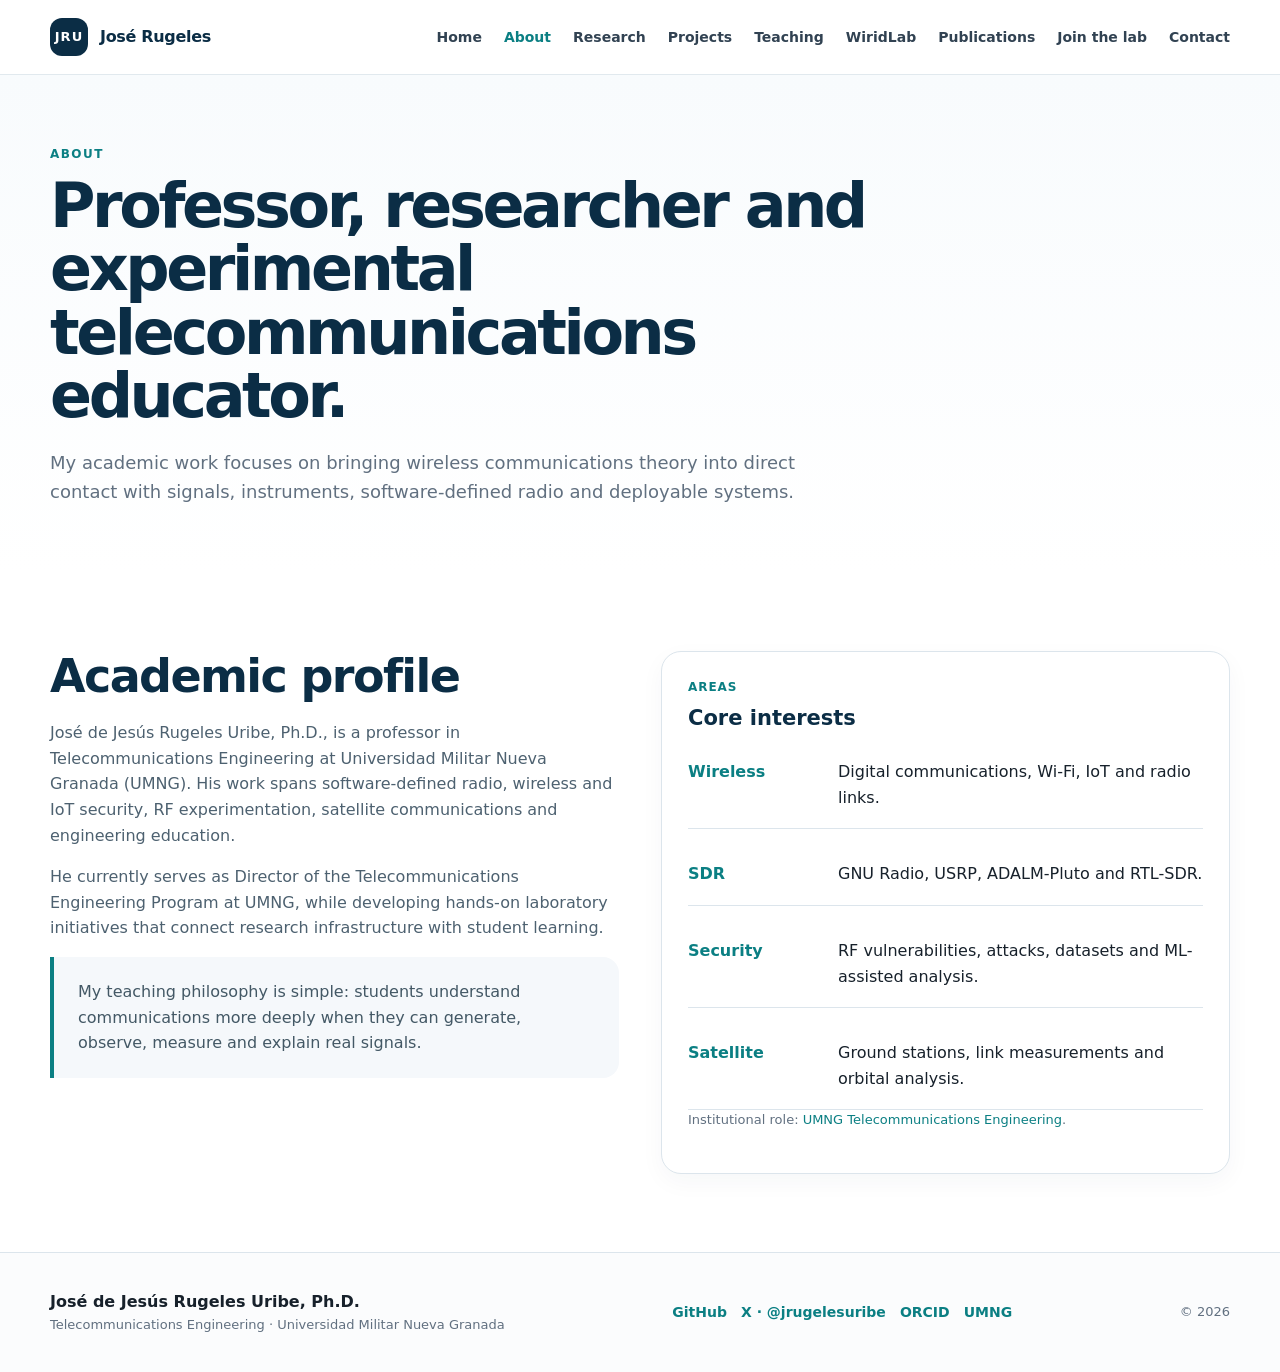
<file: about.html>
<!doctype html><html lang="en"><head><meta charset="utf-8"><meta name="viewport" content="width=device-width,initial-scale=1"><meta name="description" content="Academic website of José de Jesús Rugeles Uribe."><title>About · José Rugeles</title><link rel="stylesheet" href="assets/styles.css"></head><body><a class="skip" href="#main">Skip to content</a>
<header class="site-header"><div class="container nav">
<a class="brand" href="index.html"><span class="monogram">JRU</span><span>José Rugeles</span></a>
<button class="menu-btn" aria-label="Open navigation" aria-expanded="false">☰</button>
<nav class="nav-links" aria-label="Main navigation"><a class="" href="index.html">Home</a><a class="active" href="about.html">About</a><a class="" href="research.html">Research</a><a class="" href="projects.html">Projects</a><a class="" href="teaching.html">Teaching</a><a class="" href="wiridlab.html">WiridLab</a><a class="" href="publications.html">Publications</a><a class="" href="join.html">Join the lab</a><a class="" href="contact.html">Contact</a></nav>
</div></header><main id="main"><section class="page-hero"><div class="container"><div class="kicker">About</div><h1>Professor, researcher and experimental telecommunications educator.</h1><p>My academic work focuses on bringing wireless communications theory into direct contact with signals, instruments, software-defined radio and deployable systems.</p></div></section><section class="section"><div class="container two-col"><div class="copy"><h2>Academic profile</h2><p>José de Jesús Rugeles Uribe, Ph.D., is a professor in Telecommunications Engineering at Universidad Militar Nueva Granada (UMNG). His work spans software-defined radio, wireless and IoT security, RF experimentation, satellite communications and engineering education.</p><p>He currently serves as Director of the Telecommunications Engineering Program at UMNG, while developing hands-on laboratory initiatives that connect research infrastructure with student learning.</p><div class="callout">My teaching philosophy is simple: students understand communications more deeply when they can generate, observe, measure and explain real signals.</div></div><div class="card"><div class="meta">Areas</div><h3>Core interests</h3><div class="timeline"><div class="timeline-item"><div class="label">Wireless</div><div>Digital communications, Wi-Fi, IoT and radio links.</div></div><div class="timeline-item"><div class="label">SDR</div><div>GNU Radio, USRP, ADALM-Pluto and RTL-SDR.</div></div><div class="timeline-item"><div class="label">Security</div><div>RF vulnerabilities, attacks, datasets and ML-assisted analysis.</div></div><div class="timeline-item"><div class="label">Satellite</div><div>Ground stations, link measurements and orbital analysis.</div></div></div><p class="small">Institutional role: <a href="https://www.umng.edu.co/programa/ingenieria-en-telecomunicaciones/" target="_blank" rel="noopener">UMNG Telecommunications Engineering</a>.</p></div></div></section></main><footer class="site-footer"><div class="container footer-grid"><div><strong>José de Jesús Rugeles Uribe, Ph.D.</strong><p>Telecommunications Engineering · Universidad Militar Nueva Granada</p></div><div class="social"><a href="https://github.com/jrugeles" target="_blank" rel="noopener">GitHub</a><a href="https://x.com/jrugelesuribe" target="_blank" rel="noopener noreferrer">X · @jrugelesuribe</a><a href="https://orcid.org/0000-0003-4235-8580" target="_blank" rel="noopener">ORCID</a><a href="https://www.umng.edu.co/programa/ingenieria-en-telecomunicaciones/" target="_blank" rel="noopener">UMNG</a></div><p>© <span data-year></span></p></div></footer><script src="assets/script.js"></script></body></html>
</file>
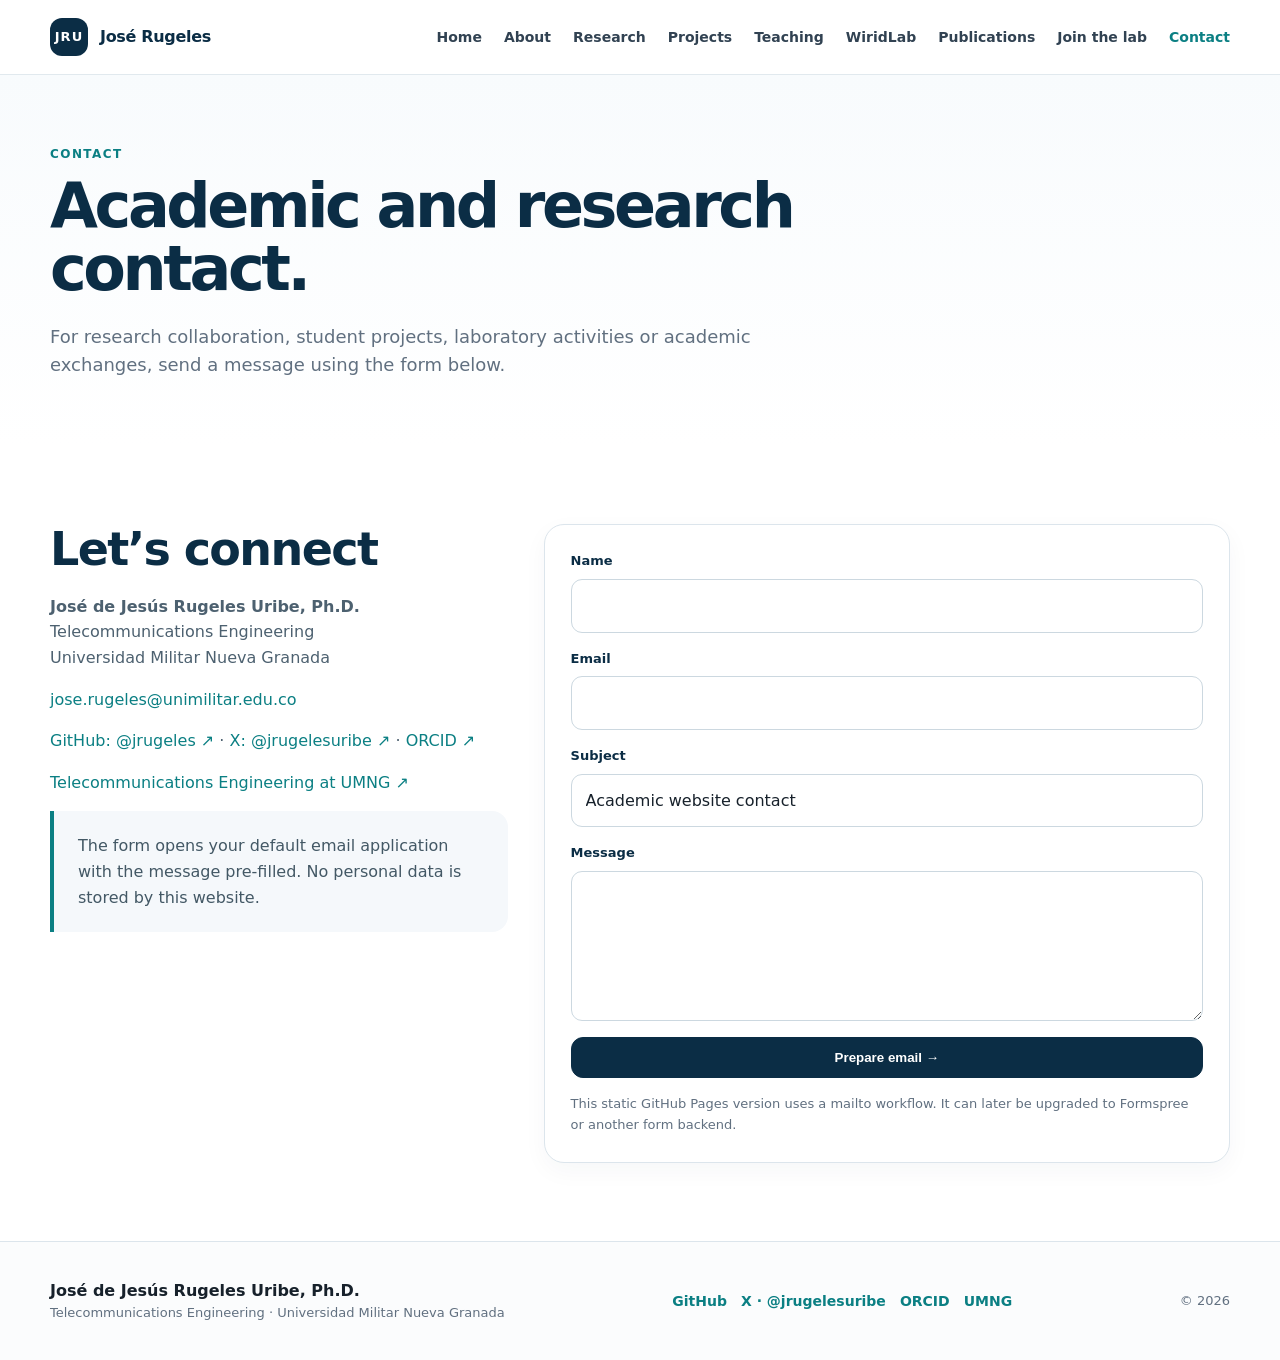
<file: contact.html>
<!doctype html><html lang="en"><head><meta charset="utf-8"><meta name="viewport" content="width=device-width,initial-scale=1"><meta name="description" content="Academic website of José de Jesús Rugeles Uribe."><title>Contact · José Rugeles</title><link rel="stylesheet" href="assets/styles.css"></head><body><a class="skip" href="#main">Skip to content</a>
<header class="site-header"><div class="container nav">
<a class="brand" href="index.html"><span class="monogram">JRU</span><span>José Rugeles</span></a>
<button class="menu-btn" aria-label="Open navigation" aria-expanded="false">☰</button>
<nav class="nav-links" aria-label="Main navigation"><a class="" href="index.html">Home</a><a class="" href="about.html">About</a><a class="" href="research.html">Research</a><a class="" href="projects.html">Projects</a><a class="" href="teaching.html">Teaching</a><a class="" href="wiridlab.html">WiridLab</a><a class="" href="publications.html">Publications</a><a class="" href="join.html">Join the lab</a><a class="active" href="contact.html">Contact</a></nav>
</div></header><main id="main"><section class="page-hero"><div class="container"><div class="kicker">Contact</div><h1>Academic and research contact.</h1><p>For research collaboration, student projects, laboratory activities or academic exchanges, send a message using the form below.</p></div></section><section class="section"><div class="container contact-grid"><div class="copy"><h2>Let’s connect</h2><p><strong>José de Jesús Rugeles Uribe, Ph.D.</strong><br>Telecommunications Engineering<br>Universidad Militar Nueva Granada</p><p><a href="mailto:jose.rugeles@unimilitar.edu.co">jose.rugeles@unimilitar.edu.co</a></p><p><a href="https://github.com/jrugeles" target="_blank" rel="noopener">GitHub: @jrugeles ↗</a> · <a href="https://x.com/jrugelesuribe" target="_blank" rel="noopener noreferrer">X: @jrugelesuribe ↗</a> · <a href="https://orcid.org/0000-0003-4235-8580" target="_blank" rel="noopener">ORCID ↗</a></p><p><a href="https://www.umng.edu.co/programa/ingenieria-en-telecomunicaciones/" target="_blank" rel="noopener">Telecommunications Engineering at UMNG ↗</a></p><div class="callout">The form opens your default email application with the message pre-filled. No personal data is stored by this website.</div></div><div class="card"><form class="form" data-mail-form><div class="field"><label for="name">Name</label><input id="name" name="name" required autocomplete="name"></div><div class="field"><label for="email">Email</label><input id="email" name="email" type="email" required autocomplete="email"></div><div class="field"><label for="subject">Subject</label><input id="subject" name="subject" value="Academic website contact"></div><div class="field"><label for="message">Message</label><textarea id="message" name="message" required></textarea></div><button class="btn primary" type="submit">Prepare email →</button><div class="form-note">This static GitHub Pages version uses a mailto workflow. It can later be upgraded to Formspree or another form backend.</div></form></div></div></section></main><footer class="site-footer"><div class="container footer-grid"><div><strong>José de Jesús Rugeles Uribe, Ph.D.</strong><p>Telecommunications Engineering · Universidad Militar Nueva Granada</p></div><div class="social"><a href="https://github.com/jrugeles" target="_blank" rel="noopener">GitHub</a><a href="https://x.com/jrugelesuribe" target="_blank" rel="noopener noreferrer">X · @jrugelesuribe</a><a href="https://orcid.org/0000-0003-4235-8580" target="_blank" rel="noopener">ORCID</a><a href="https://www.umng.edu.co/programa/ingenieria-en-telecomunicaciones/" target="_blank" rel="noopener">UMNG</a></div><p>© <span data-year></span></p></div></footer><script src="assets/script.js"></script></body></html>
</file>
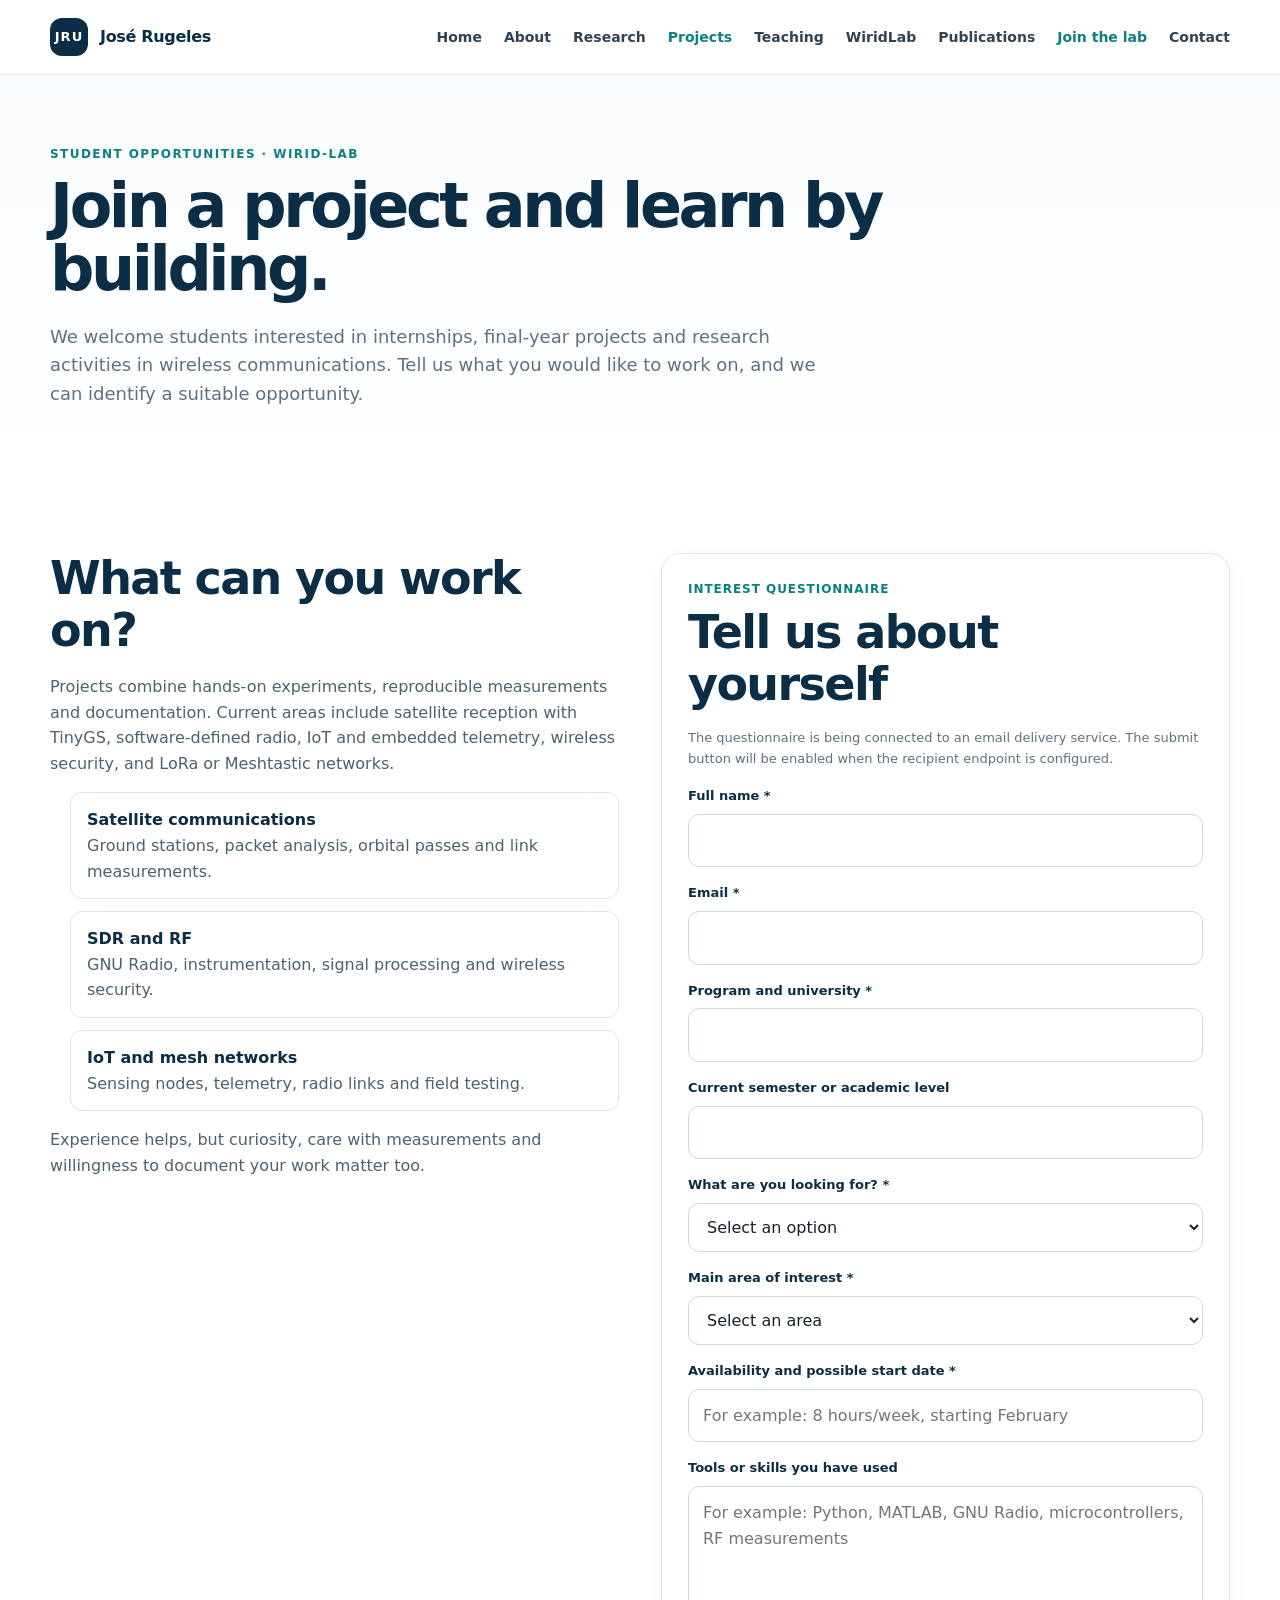
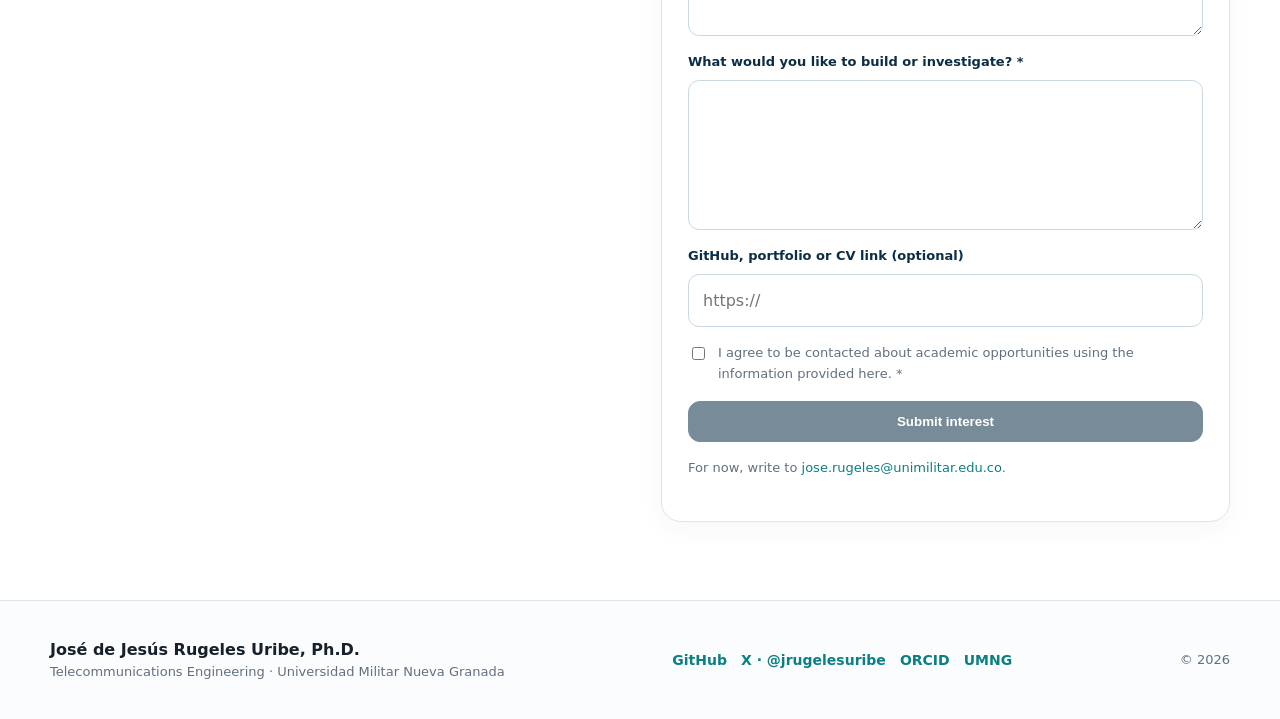
<file: join.html>
<!doctype html><html lang="en"><head><meta charset="utf-8"><meta name="viewport" content="width=device-width,initial-scale=1"><meta name="description" content="Academic website of José de Jesús Rugeles Uribe."><title>Projects · José Rugeles</title><link rel="stylesheet" href="assets/styles.css"></head><body><a class="skip" href="#main">Skip to content</a>
<header class="site-header"><div class="container nav">
<a class="brand" href="index.html"><span class="monogram">JRU</span><span>José Rugeles</span></a>
<button class="menu-btn" aria-label="Open navigation" aria-expanded="false">☰</button>
<nav class="nav-links" aria-label="Main navigation"><a class="" href="index.html">Home</a><a class="" href="about.html">About</a><a class="" href="research.html">Research</a><a class="active" href="projects.html">Projects</a><a class="" href="teaching.html">Teaching</a><a class="" href="wiridlab.html">WiridLab</a><a class="" href="publications.html">Publications</a><a class="active" href="join.html">Join the lab</a><a class="" href="contact.html">Contact</a></nav>
</div></header><main id="main"><section class="page-hero"><div class="container"><div class="kicker">Student opportunities · Wirid-LAB</div><h1>Join a project and learn by building.</h1><p>We welcome students interested in internships, final-year projects and research activities in wireless communications. Tell us what you would like to work on, and we can identify a suitable opportunity.</p></div></section><section class="section"><div class="container two-col"><div class="copy"><h2>What can you work on?</h2><p>Projects combine hands-on experiments, reproducible measurements and documentation. Current areas include satellite reception with TinyGS, software-defined radio, IoT and embedded telemetry, wireless security, and LoRa or Meshtastic networks.</p><ul class="detail-list"><li><strong>Satellite communications</strong>Ground stations, packet analysis, orbital passes and link measurements.</li><li><strong>SDR and RF</strong>GNU Radio, instrumentation, signal processing and wireless security.</li><li><strong>IoT and mesh networks</strong>Sensing nodes, telemetry, radio links and field testing.</li></ul><p>Experience helps, but curiosity, care with measurements and willingness to document your work matter too.</p></div><div class="card"><div class="meta">Interest questionnaire</div><h2>Tell us about yourself</h2><p class="form-note">The questionnaire is being connected to an email delivery service. The submit button will be enabled when the recipient endpoint is configured.</p><form class="form" method="POST" action="" data-recruitment-form><div class="field"><label for="student-name">Full name *</label><input id="student-name" name="name" required autocomplete="name"></div><div class="field"><label for="student-email">Email *</label><input id="student-email" name="email" type="email" required autocomplete="email"></div><div class="field"><label for="student-program">Program and university *</label><input id="student-program" name="program_university" required></div><div class="field"><label for="student-semester">Current semester or academic level</label><input id="student-semester" name="academic_level"></div><div class="field"><label for="opportunity">What are you looking for? *</label><select id="opportunity" name="opportunity" required><option value="">Select an option</option><option>Internship</option><option>Final-year project</option><option>Research project</option><option>Other collaboration</option></select></div><div class="field"><label for="interest">Main area of interest *</label><select id="interest" name="interest" required><option value="">Select an area</option><option>Satellite communications / TinyGS</option><option>Software-defined radio</option><option>RF cybersecurity</option><option>IoT and embedded systems</option><option>LoRa / Meshtastic</option><option>Other</option></select></div><div class="field"><label for="availability">Availability and possible start date *</label><input id="availability" name="availability" placeholder="For example: 8 hours/week, starting February" required></div><div class="field"><label for="skills">Tools or skills you have used</label><textarea id="skills" name="skills" placeholder="For example: Python, MATLAB, GNU Radio, microcontrollers, RF measurements"></textarea></div><div class="field"><label for="motivation">What would you like to build or investigate? *</label><textarea id="motivation" name="motivation" required minlength="40"></textarea></div><div class="field"><label for="portfolio">GitHub, portfolio or CV link (optional)</label><input id="portfolio" name="portfolio" type="url" placeholder="https://"></div><label class="consent"><input type="checkbox" name="consent" value="yes" required><span>I agree to be contacted about academic opportunities using the information provided here. *</span></label><button class="btn primary" type="submit" disabled aria-disabled="true">Submit interest</button><p class="form-note">For now, write to <a href="mailto:jose.rugeles@unimilitar.edu.co?subject=Wirid-LAB%20student%20opportunity">jose.rugeles@unimilitar.edu.co</a>.</p></form></div></div></section></main><footer class="site-footer"><div class="container footer-grid"><div><strong>José de Jesús Rugeles Uribe, Ph.D.</strong><p>Telecommunications Engineering · Universidad Militar Nueva Granada</p></div><div class="social"><a href="https://github.com/jrugeles" target="_blank" rel="noopener">GitHub</a><a href="https://x.com/jrugelesuribe" target="_blank" rel="noopener noreferrer">X · @jrugelesuribe</a><a href="https://orcid.org/0000-0003-4235-8580" target="_blank" rel="noopener">ORCID</a><a href="https://www.umng.edu.co/programa/ingenieria-en-telecomunicaciones/" target="_blank" rel="noopener">UMNG</a></div><p>© <span data-year></span></p></div></footer><script src="assets/script.js"></script></body></html>
</file>
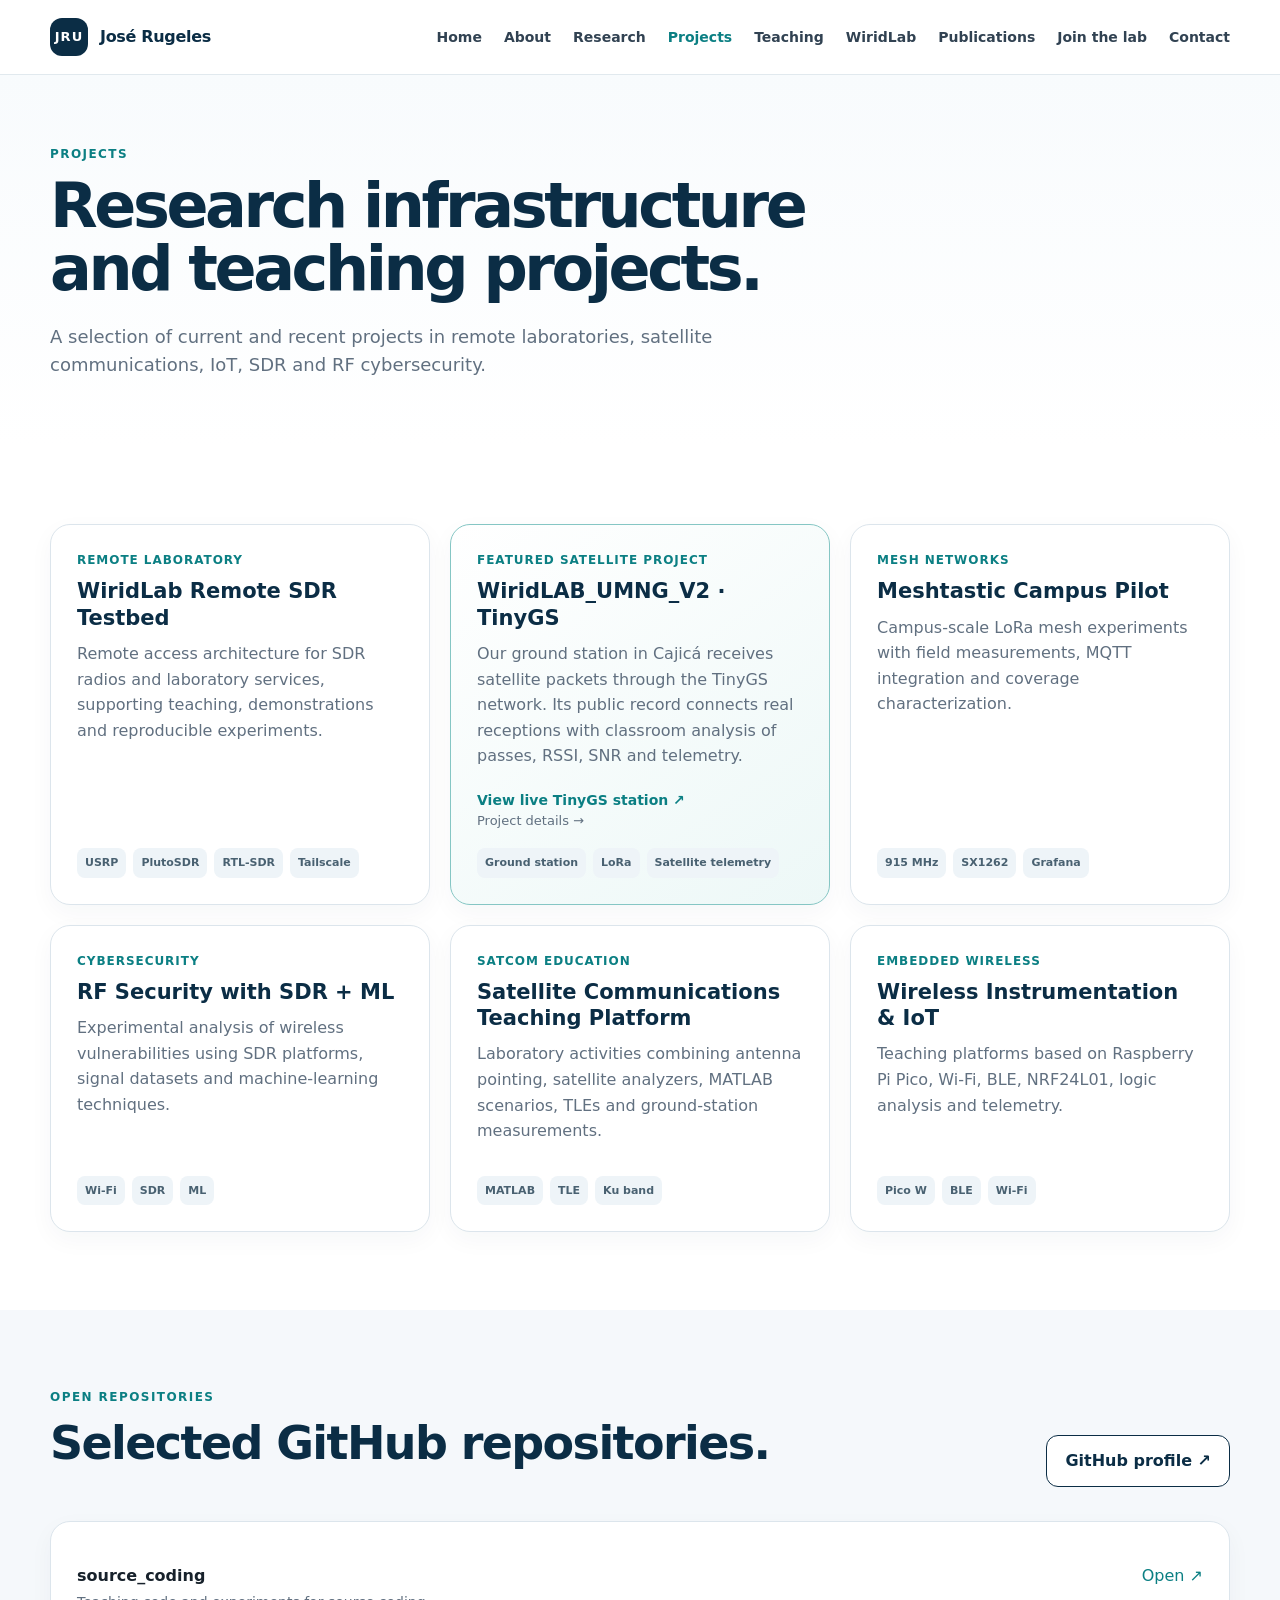
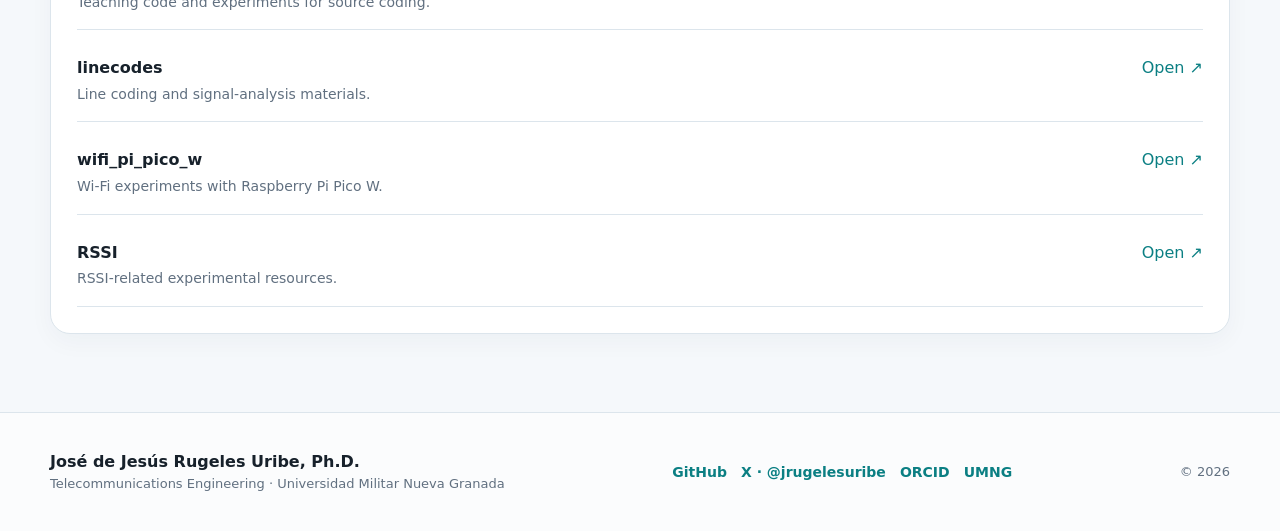
<file: projects.html>
<!doctype html><html lang="en"><head><meta charset="utf-8"><meta name="viewport" content="width=device-width,initial-scale=1"><meta name="description" content="Academic website of José de Jesús Rugeles Uribe."><title>Projects · José Rugeles</title><link rel="stylesheet" href="assets/styles.css"></head><body><a class="skip" href="#main">Skip to content</a>
<header class="site-header"><div class="container nav">
<a class="brand" href="index.html"><span class="monogram">JRU</span><span>José Rugeles</span></a>
<button class="menu-btn" aria-label="Open navigation" aria-expanded="false">☰</button>
<nav class="nav-links" aria-label="Main navigation"><a class="" href="index.html">Home</a><a class="" href="about.html">About</a><a class="" href="research.html">Research</a><a class="active" href="projects.html">Projects</a><a class="" href="teaching.html">Teaching</a><a class="" href="wiridlab.html">WiridLab</a><a class="" href="publications.html">Publications</a><a class="" href="join.html">Join the lab</a><a class="" href="contact.html">Contact</a></nav>
</div></header><main id="main"><section class="page-hero"><div class="container"><div class="kicker">Projects</div><h1>Research infrastructure and teaching projects.</h1><p>A selection of current and recent projects in remote laboratories, satellite communications, IoT, SDR and RF cybersecurity.</p></div></section><section class="section"><div class="container grid grid-3">
<div class="card project-card"><div class="meta">Remote laboratory</div><h3>WiridLab Remote SDR Testbed</h3><p>Remote access architecture for SDR radios and laboratory services, supporting teaching, demonstrations and reproducible experiments.</p><div class="tags"><span class="tag">USRP</span><span class="tag">PlutoSDR</span><span class="tag">RTL-SDR</span><span class="tag">Tailscale</span></div></div>
<div class="card project-card featured-project"><div class="meta">Featured satellite project</div><h3>WiridLAB_UMNG_V2 · TinyGS</h3><p>Our ground station in Cajicá receives satellite packets through the TinyGS network. Its public record connects real receptions with classroom analysis of passes, RSSI, SNR and telemetry.</p><a class="card-link station-link" href="https://app.tinygs.com/station/WiridLAB_UMNG_V2@5273592818" target="_blank" rel="noopener noreferrer">View live TinyGS station ↗</a> <a class="small" href="tinygs.html">Project details →</a><div class="tags"><span class="tag">Ground station</span><span class="tag">LoRa</span><span class="tag">Satellite telemetry</span></div></div>
<div class="card project-card"><div class="meta">Mesh networks</div><h3>Meshtastic Campus Pilot</h3><p>Campus-scale LoRa mesh experiments with field measurements, MQTT integration and coverage characterization.</p><div class="tags"><span class="tag">915 MHz</span><span class="tag">SX1262</span><span class="tag">Grafana</span></div></div>
<div class="card project-card"><div class="meta">Cybersecurity</div><h3>RF Security with SDR + ML</h3><p>Experimental analysis of wireless vulnerabilities using SDR platforms, signal datasets and machine-learning techniques.</p><div class="tags"><span class="tag">Wi-Fi</span><span class="tag">SDR</span><span class="tag">ML</span></div></div>
<div class="card project-card"><div class="meta">SatCom education</div><h3>Satellite Communications Teaching Platform</h3><p>Laboratory activities combining antenna pointing, satellite analyzers, MATLAB scenarios, TLEs and ground-station measurements.</p><div class="tags"><span class="tag">MATLAB</span><span class="tag">TLE</span><span class="tag">Ku band</span></div></div>
<div class="card project-card"><div class="meta">Embedded wireless</div><h3>Wireless Instrumentation & IoT</h3><p>Teaching platforms based on Raspberry Pi Pico, Wi-Fi, BLE, NRF24L01, logic analysis and telemetry.</p><div class="tags"><span class="tag">Pico W</span><span class="tag">BLE</span><span class="tag">Wi-Fi</span></div></div>
</div></section><section class="section alt"><div class="container"><div class="section-head"><div><div class="kicker">Open repositories</div><h2>Selected GitHub repositories.</h2></div><a class="btn secondary" href="https://github.com/jrugeles" target="_blank" rel="noopener">GitHub profile ↗</a></div><div class="card repo-list">
<div class="repo"><div><strong>source_coding</strong><br><span>Teaching code and experiments for source coding.</span></div><a href="https://github.com/jrugeles/source_coding" target="_blank" rel="noopener">Open ↗</a></div>
<div class="repo"><div><strong>linecodes</strong><br><span>Line coding and signal-analysis materials.</span></div><a href="https://github.com/jrugeles/linecodes" target="_blank" rel="noopener">Open ↗</a></div>
<div class="repo"><div><strong>wifi_pi_pico_w</strong><br><span>Wi-Fi experiments with Raspberry Pi Pico W.</span></div><a href="https://github.com/jrugeles/wifi_pi_pico_w" target="_blank" rel="noopener">Open ↗</a></div>
<div class="repo"><div><strong>RSSI</strong><br><span>RSSI-related experimental resources.</span></div><a href="https://github.com/jrugeles/RSSI" target="_blank" rel="noopener">Open ↗</a></div>
</div></div></section></main><footer class="site-footer"><div class="container footer-grid"><div><strong>José de Jesús Rugeles Uribe, Ph.D.</strong><p>Telecommunications Engineering · Universidad Militar Nueva Granada</p></div><div class="social"><a href="https://github.com/jrugeles" target="_blank" rel="noopener">GitHub</a><a href="https://x.com/jrugelesuribe" target="_blank" rel="noopener noreferrer">X · @jrugelesuribe</a><a href="https://orcid.org/0000-0003-4235-8580" target="_blank" rel="noopener">ORCID</a><a href="https://www.umng.edu.co/programa/ingenieria-en-telecomunicaciones/" target="_blank" rel="noopener">UMNG</a></div><p>© <span data-year></span></p></div></footer><script src="assets/script.js"></script></body></html>
</file>
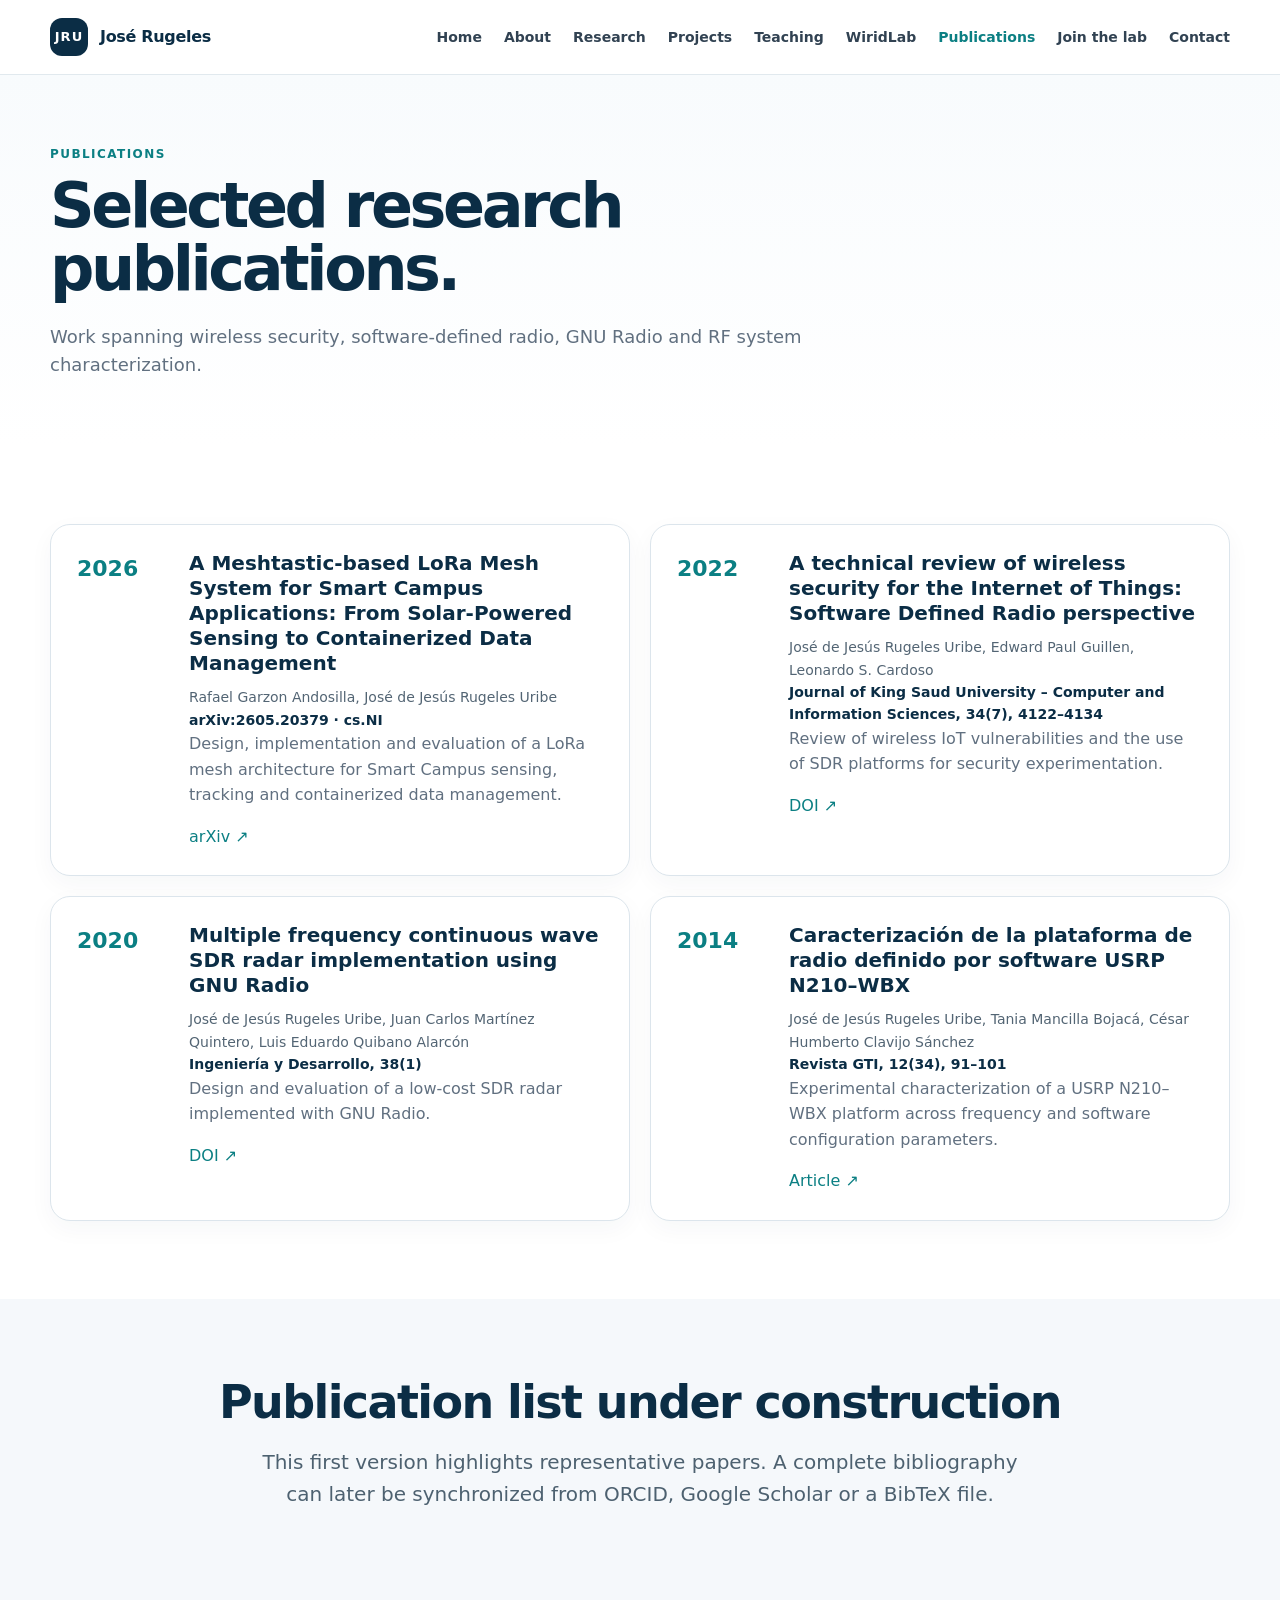
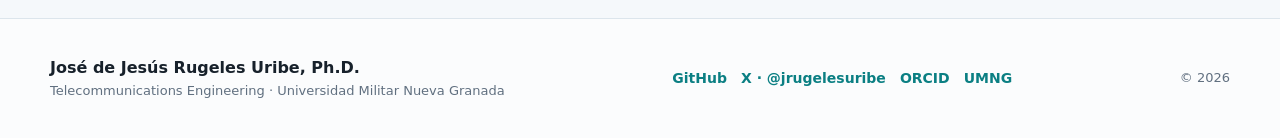
<file: publications.html>
<!doctype html><html lang="en"><head><meta charset="utf-8"><meta name="viewport" content="width=device-width,initial-scale=1"><meta name="description" content="Academic website of José de Jesús Rugeles Uribe."><title>Publications · José Rugeles</title><link rel="stylesheet" href="assets/styles.css"></head><body><a class="skip" href="#main">Skip to content</a>
<header class="site-header"><div class="container nav">
<a class="brand" href="index.html"><span class="monogram">JRU</span><span>José Rugeles</span></a>
<button class="menu-btn" aria-label="Open navigation" aria-expanded="false">☰</button>
<nav class="nav-links" aria-label="Main navigation"><a class="" href="index.html">Home</a><a class="" href="about.html">About</a><a class="" href="research.html">Research</a><a class="" href="projects.html">Projects</a><a class="" href="teaching.html">Teaching</a><a class="" href="wiridlab.html">WiridLab</a><a class="active" href="publications.html">Publications</a><a class="" href="join.html">Join the lab</a><a class="" href="contact.html">Contact</a></nav>
</div></header><main id="main"><section class="page-hero"><div class="container"><div class="kicker">Publications</div><h1>Selected research publications.</h1><p>Work spanning wireless security, software-defined radio, GNU Radio and RF system characterization.</p></div></section><section class="section"><div class="container grid grid-2">
<div class="card pub"><div class="pub-year">2026</div><div><h3>A Meshtastic-based LoRa Mesh System for Smart Campus Applications: From Solar-Powered Sensing to Containerized Data Management</h3><div class="authors">Rafael Garzon Andosilla, José de Jesús Rugeles Uribe</div><div class="venue">arXiv:2605.20379 · cs.NI</div><p>Design, implementation and evaluation of a LoRa mesh architecture for Smart Campus sensing, tracking and containerized data management.</p><a href="https://arxiv.org/abs/2605.20379" target="_blank" rel="noopener">arXiv ↗</a></div></div>
<div class="card pub"><div class="pub-year">2022</div><div><h3>A technical review of wireless security for the Internet of Things: Software Defined Radio perspective</h3><div class="authors">José de Jesús Rugeles Uribe, Edward Paul Guillen, Leonardo S. Cardoso</div><div class="venue">Journal of King Saud University – Computer and Information Sciences, 34(7), 4122–4134</div><p>Review of wireless IoT vulnerabilities and the use of SDR platforms for security experimentation.</p><a href="https://doi.org/10.1016/j.jksuci.2021.04.003" target="_blank" rel="noopener">DOI ↗</a></div></div>
<div class="card pub"><div class="pub-year">2020</div><div><h3>Multiple frequency continuous wave SDR radar implementation using GNU Radio</h3><div class="authors">José de Jesús Rugeles Uribe, Juan Carlos Martínez Quintero, Luis Eduardo Quibano Alarcón</div><div class="venue">Ingeniería y Desarrollo, 38(1)</div><p>Design and evaluation of a low-cost SDR radar implemented with GNU Radio.</p><a href="https://doi.org/10.14482/inde.38.1.621.38" target="_blank" rel="noopener">DOI ↗</a></div></div>
<div class="card pub"><div class="pub-year">2014</div><div><h3>Caracterización de la plataforma de radio definido por software USRP N210–WBX</h3><div class="authors">José de Jesús Rugeles Uribe, Tania Mancilla Bojacá, César Humberto Clavijo Sánchez</div><div class="venue">Revista GTI, 12(34), 91–101</div><p>Experimental characterization of a USRP N210–WBX platform across frequency and software configuration parameters.</p><a href="https://revistas.uis.edu.co/index.php/revistagti/article/view/3848" target="_blank" rel="noopener">Article ↗</a></div></div>
</div></section><section class="section alt"><div class="container center"><h2>Publication list under construction</h2><p class="lead" style="margin-left:auto;margin-right:auto">This first version highlights representative papers. A complete bibliography can later be synchronized from ORCID, Google Scholar or a BibTeX file.</p></div></section></main><footer class="site-footer"><div class="container footer-grid"><div><strong>José de Jesús Rugeles Uribe, Ph.D.</strong><p>Telecommunications Engineering · Universidad Militar Nueva Granada</p></div><div class="social"><a href="https://github.com/jrugeles" target="_blank" rel="noopener">GitHub</a><a href="https://x.com/jrugelesuribe" target="_blank" rel="noopener noreferrer">X · @jrugelesuribe</a><a href="https://orcid.org/0000-0003-4235-8580" target="_blank" rel="noopener">ORCID</a><a href="https://www.umng.edu.co/programa/ingenieria-en-telecomunicaciones/" target="_blank" rel="noopener">UMNG</a></div><p>© <span data-year></span></p></div></footer><script src="assets/script.js"></script></body></html>
</file>
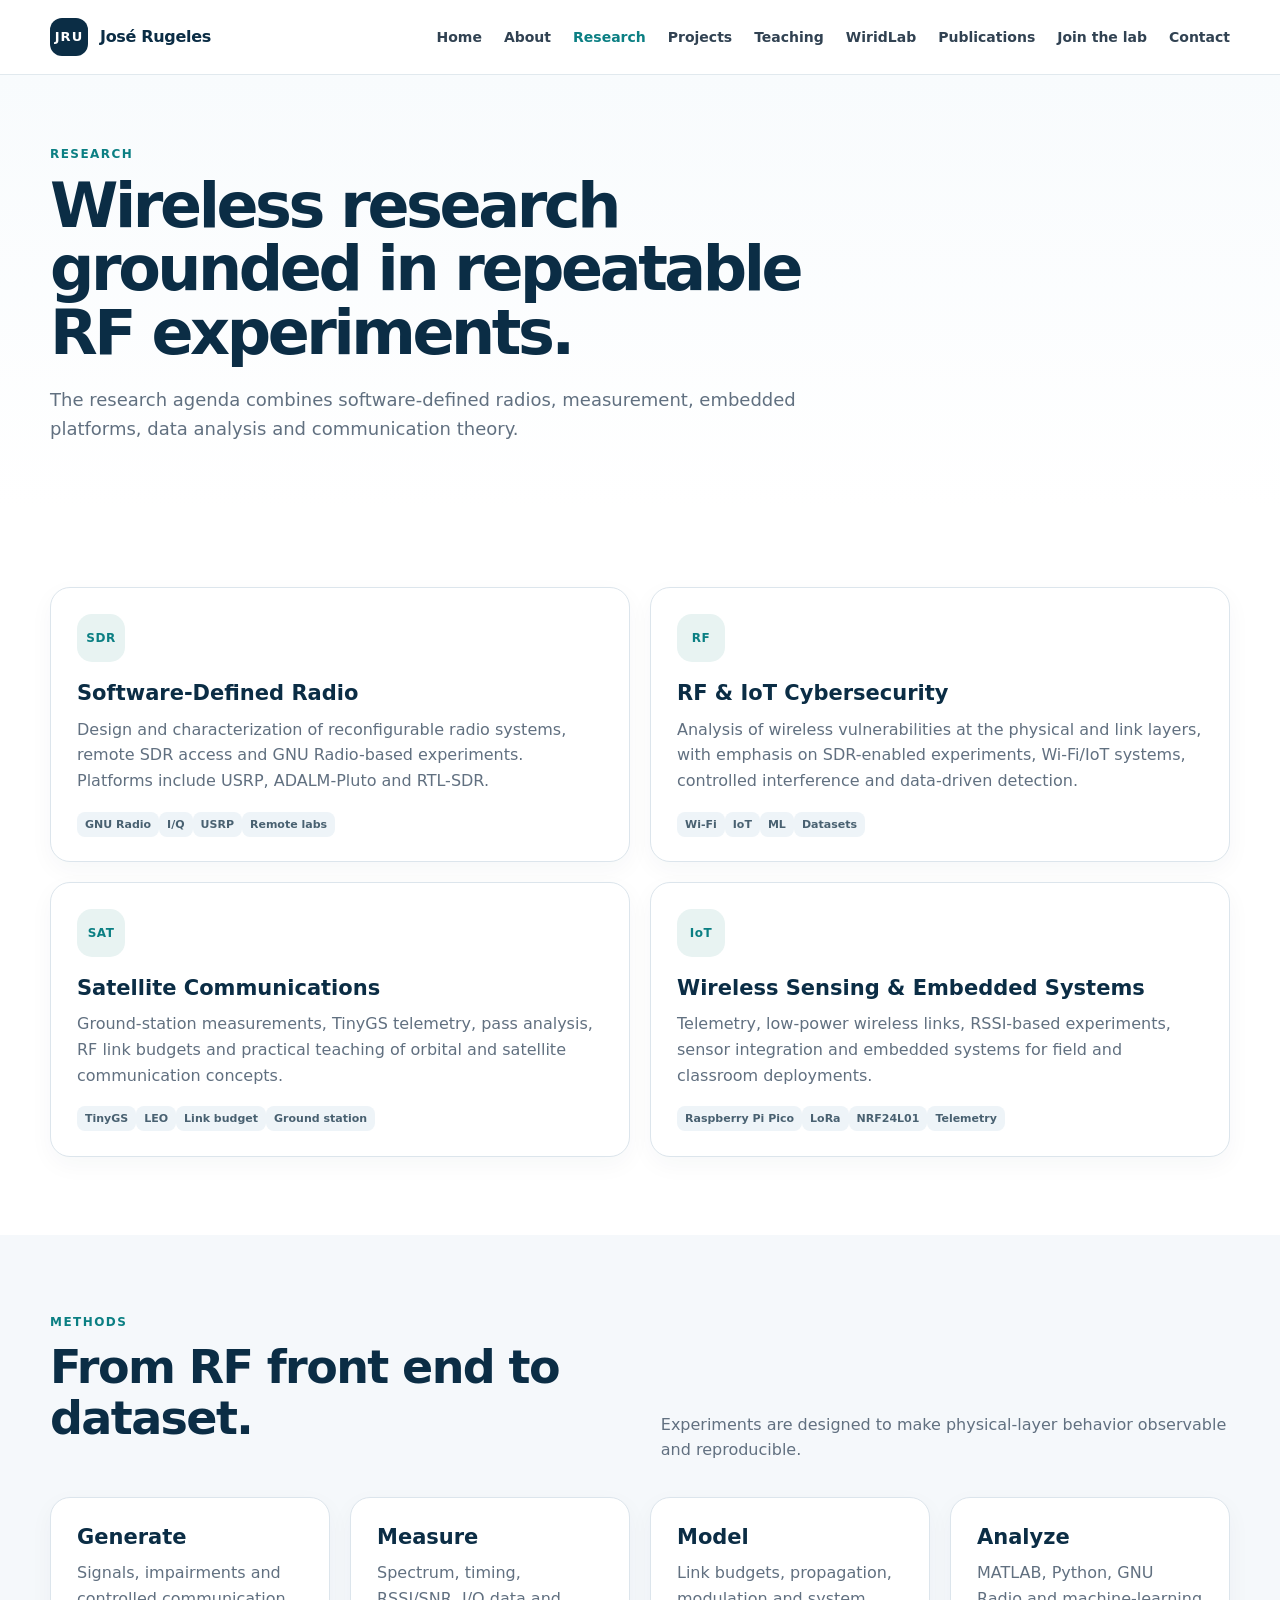
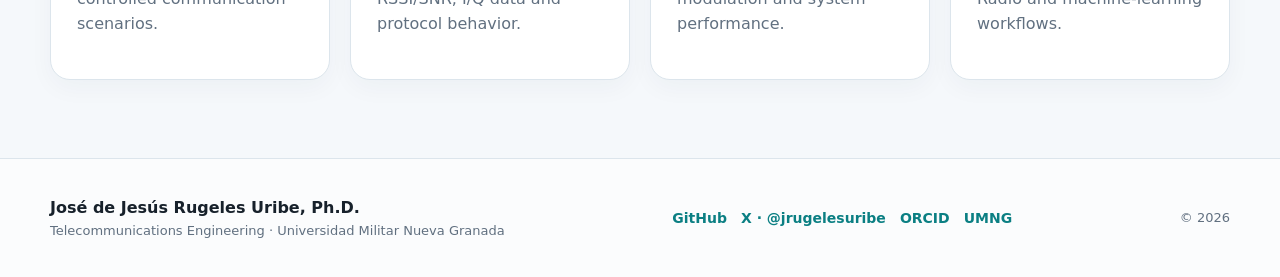
<file: research.html>
<!doctype html><html lang="en"><head><meta charset="utf-8"><meta name="viewport" content="width=device-width,initial-scale=1"><meta name="description" content="Academic website of José de Jesús Rugeles Uribe."><title>Research · José Rugeles</title><link rel="stylesheet" href="assets/styles.css"></head><body><a class="skip" href="#main">Skip to content</a>
<header class="site-header"><div class="container nav">
<a class="brand" href="index.html"><span class="monogram">JRU</span><span>José Rugeles</span></a>
<button class="menu-btn" aria-label="Open navigation" aria-expanded="false">☰</button>
<nav class="nav-links" aria-label="Main navigation"><a class="" href="index.html">Home</a><a class="" href="about.html">About</a><a class="active" href="research.html">Research</a><a class="" href="projects.html">Projects</a><a class="" href="teaching.html">Teaching</a><a class="" href="wiridlab.html">WiridLab</a><a class="" href="publications.html">Publications</a><a class="" href="join.html">Join the lab</a><a class="" href="contact.html">Contact</a></nav>
</div></header><main id="main"><section class="page-hero"><div class="container"><div class="kicker">Research</div><h1>Wireless research grounded in repeatable RF experiments.</h1><p>The research agenda combines software-defined radios, measurement, embedded platforms, data analysis and communication theory.</p></div></section><section class="section"><div class="container grid grid-2">
<div id="sdr" class="card"><div class="icon">SDR</div><h3>Software-Defined Radio</h3><p>Design and characterization of reconfigurable radio systems, remote SDR access and GNU Radio-based experiments. Platforms include USRP, ADALM-Pluto and RTL-SDR.</p><div class="tags"><span class="tag">GNU Radio</span><span class="tag">I/Q</span><span class="tag">USRP</span><span class="tag">Remote labs</span></div></div>
<div id="security" class="card"><div class="icon">RF</div><h3>RF & IoT Cybersecurity</h3><p>Analysis of wireless vulnerabilities at the physical and link layers, with emphasis on SDR-enabled experiments, Wi-Fi/IoT systems, controlled interference and data-driven detection.</p><div class="tags"><span class="tag">Wi-Fi</span><span class="tag">IoT</span><span class="tag">ML</span><span class="tag">Datasets</span></div></div>
<div id="satcom" class="card"><div class="icon">SAT</div><h3>Satellite Communications</h3><p>Ground-station measurements, TinyGS telemetry, pass analysis, RF link budgets and practical teaching of orbital and satellite communication concepts.</p><div class="tags"><span class="tag">TinyGS</span><span class="tag">LEO</span><span class="tag">Link budget</span><span class="tag">Ground station</span></div></div>
<div id="iot" class="card"><div class="icon">IoT</div><h3>Wireless Sensing & Embedded Systems</h3><p>Telemetry, low-power wireless links, RSSI-based experiments, sensor integration and embedded systems for field and classroom deployments.</p><div class="tags"><span class="tag">Raspberry Pi Pico</span><span class="tag">LoRa</span><span class="tag">NRF24L01</span><span class="tag">Telemetry</span></div></div>
</div></section><section class="section alt"><div class="container"><div class="section-head"><div><div class="kicker">Methods</div><h2>From RF front end to dataset.</h2></div><p>Experiments are designed to make physical-layer behavior observable and reproducible.</p></div><div class="grid grid-4"><div class="card"><h3>Generate</h3><p>Signals, impairments and controlled communication scenarios.</p></div><div class="card"><h3>Measure</h3><p>Spectrum, timing, RSSI/SNR, I/Q data and protocol behavior.</p></div><div class="card"><h3>Model</h3><p>Link budgets, propagation, modulation and system performance.</p></div><div class="card"><h3>Analyze</h3><p>MATLAB, Python, GNU Radio and machine-learning workflows.</p></div></div></div></section></main><footer class="site-footer"><div class="container footer-grid"><div><strong>José de Jesús Rugeles Uribe, Ph.D.</strong><p>Telecommunications Engineering · Universidad Militar Nueva Granada</p></div><div class="social"><a href="https://github.com/jrugeles" target="_blank" rel="noopener">GitHub</a><a href="https://x.com/jrugelesuribe" target="_blank" rel="noopener noreferrer">X · @jrugelesuribe</a><a href="https://orcid.org/0000-0003-4235-8580" target="_blank" rel="noopener">ORCID</a><a href="https://www.umng.edu.co/programa/ingenieria-en-telecomunicaciones/" target="_blank" rel="noopener">UMNG</a></div><p>© <span data-year></span></p></div></footer><script src="assets/script.js"></script></body></html>
</file>
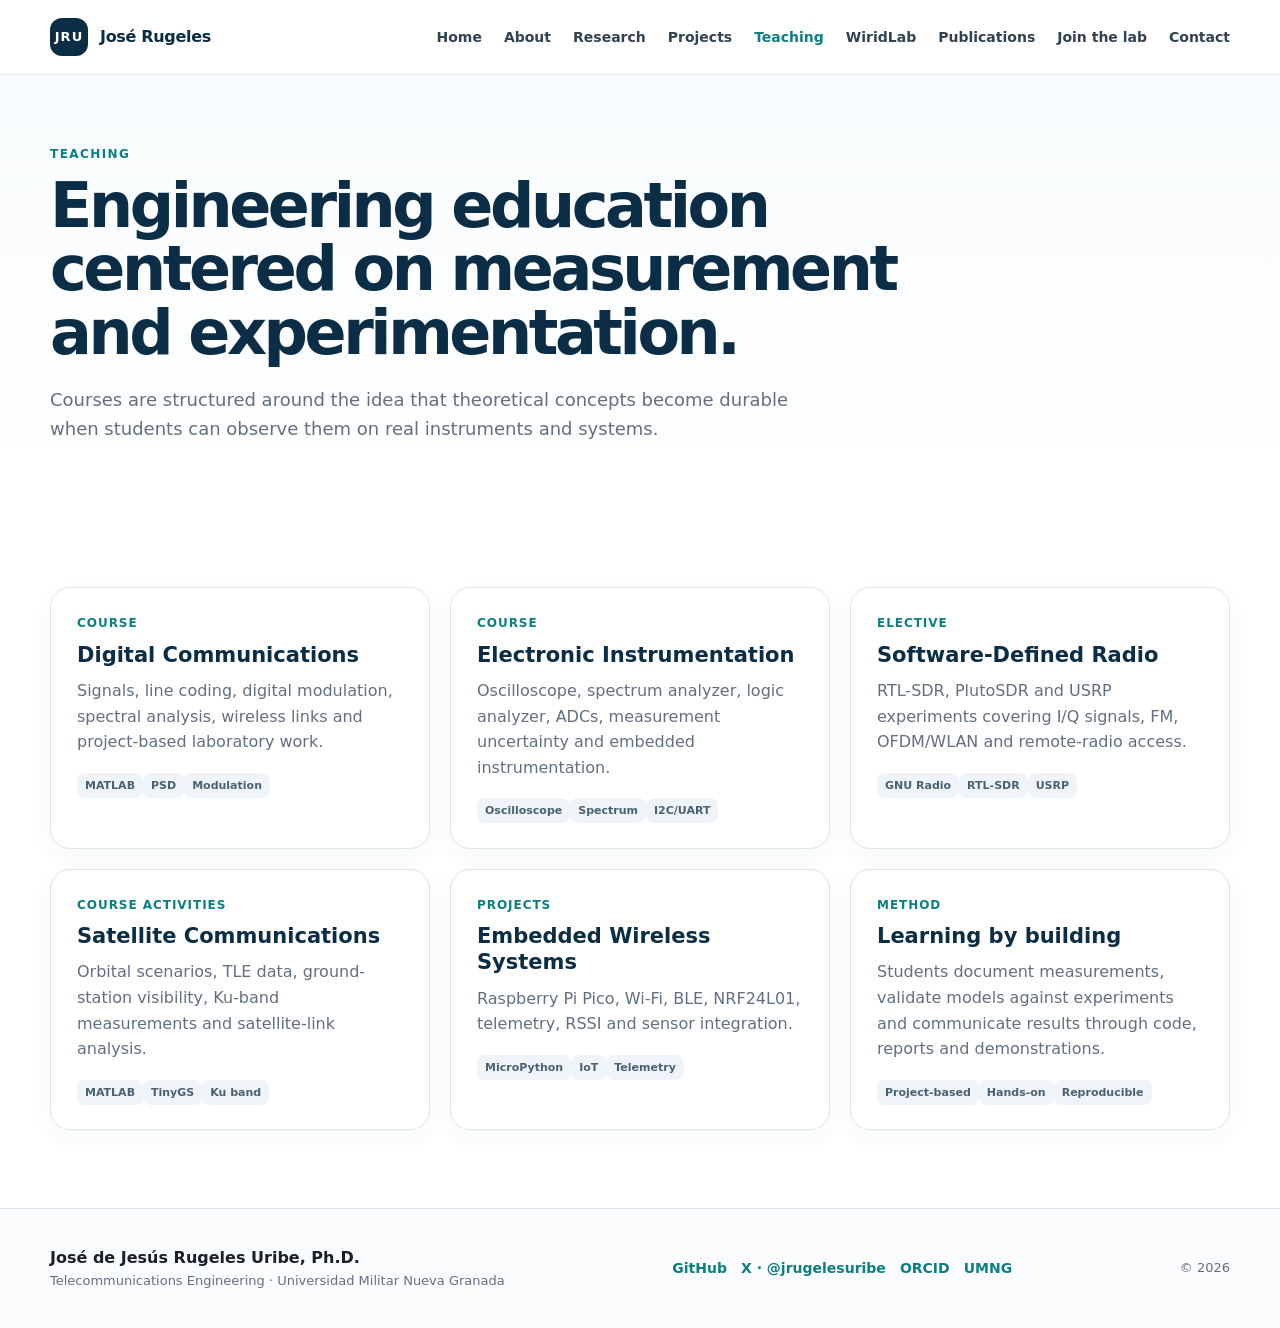
<file: teaching.html>
<!doctype html><html lang="en"><head><meta charset="utf-8"><meta name="viewport" content="width=device-width,initial-scale=1"><meta name="description" content="Academic website of José de Jesús Rugeles Uribe."><title>Teaching · José Rugeles</title><link rel="stylesheet" href="assets/styles.css"></head><body><a class="skip" href="#main">Skip to content</a>
<header class="site-header"><div class="container nav">
<a class="brand" href="index.html"><span class="monogram">JRU</span><span>José Rugeles</span></a>
<button class="menu-btn" aria-label="Open navigation" aria-expanded="false">☰</button>
<nav class="nav-links" aria-label="Main navigation"><a class="" href="index.html">Home</a><a class="" href="about.html">About</a><a class="" href="research.html">Research</a><a class="" href="projects.html">Projects</a><a class="active" href="teaching.html">Teaching</a><a class="" href="wiridlab.html">WiridLab</a><a class="" href="publications.html">Publications</a><a class="" href="join.html">Join the lab</a><a class="" href="contact.html">Contact</a></nav>
</div></header><main id="main"><section class="page-hero"><div class="container"><div class="kicker">Teaching</div><h1>Engineering education centered on measurement and experimentation.</h1><p>Courses are structured around the idea that theoretical concepts become durable when students can observe them on real instruments and systems.</p></div></section><section class="section"><div class="container grid grid-3">
<div class="card"><div class="meta">Course</div><h3>Digital Communications</h3><p>Signals, line coding, digital modulation, spectral analysis, wireless links and project-based laboratory work.</p><div class="tags"><span class="tag">MATLAB</span><span class="tag">PSD</span><span class="tag">Modulation</span></div></div>
<div class="card"><div class="meta">Course</div><h3>Electronic Instrumentation</h3><p>Oscilloscope, spectrum analyzer, logic analyzer, ADCs, measurement uncertainty and embedded instrumentation.</p><div class="tags"><span class="tag">Oscilloscope</span><span class="tag">Spectrum</span><span class="tag">I2C/UART</span></div></div>
<div class="card"><div class="meta">Elective</div><h3>Software-Defined Radio</h3><p>RTL-SDR, PlutoSDR and USRP experiments covering I/Q signals, FM, OFDM/WLAN and remote-radio access.</p><div class="tags"><span class="tag">GNU Radio</span><span class="tag">RTL-SDR</span><span class="tag">USRP</span></div></div>
<div class="card"><div class="meta">Course activities</div><h3>Satellite Communications</h3><p>Orbital scenarios, TLE data, ground-station visibility, Ku-band measurements and satellite-link analysis.</p><div class="tags"><span class="tag">MATLAB</span><span class="tag">TinyGS</span><span class="tag">Ku band</span></div></div>
<div class="card"><div class="meta">Projects</div><h3>Embedded Wireless Systems</h3><p>Raspberry Pi Pico, Wi-Fi, BLE, NRF24L01, telemetry, RSSI and sensor integration.</p><div class="tags"><span class="tag">MicroPython</span><span class="tag">IoT</span><span class="tag">Telemetry</span></div></div>
<div class="card"><div class="meta">Method</div><h3>Learning by building</h3><p>Students document measurements, validate models against experiments and communicate results through code, reports and demonstrations.</p><div class="tags"><span class="tag">Project-based</span><span class="tag">Hands-on</span><span class="tag">Reproducible</span></div></div>
</div></section></main><footer class="site-footer"><div class="container footer-grid"><div><strong>José de Jesús Rugeles Uribe, Ph.D.</strong><p>Telecommunications Engineering · Universidad Militar Nueva Granada</p></div><div class="social"><a href="https://github.com/jrugeles" target="_blank" rel="noopener">GitHub</a><a href="https://x.com/jrugelesuribe" target="_blank" rel="noopener noreferrer">X · @jrugelesuribe</a><a href="https://orcid.org/0000-0003-4235-8580" target="_blank" rel="noopener">ORCID</a><a href="https://www.umng.edu.co/programa/ingenieria-en-telecomunicaciones/" target="_blank" rel="noopener">UMNG</a></div><p>© <span data-year></span></p></div></footer><script src="assets/script.js"></script></body></html>
</file>
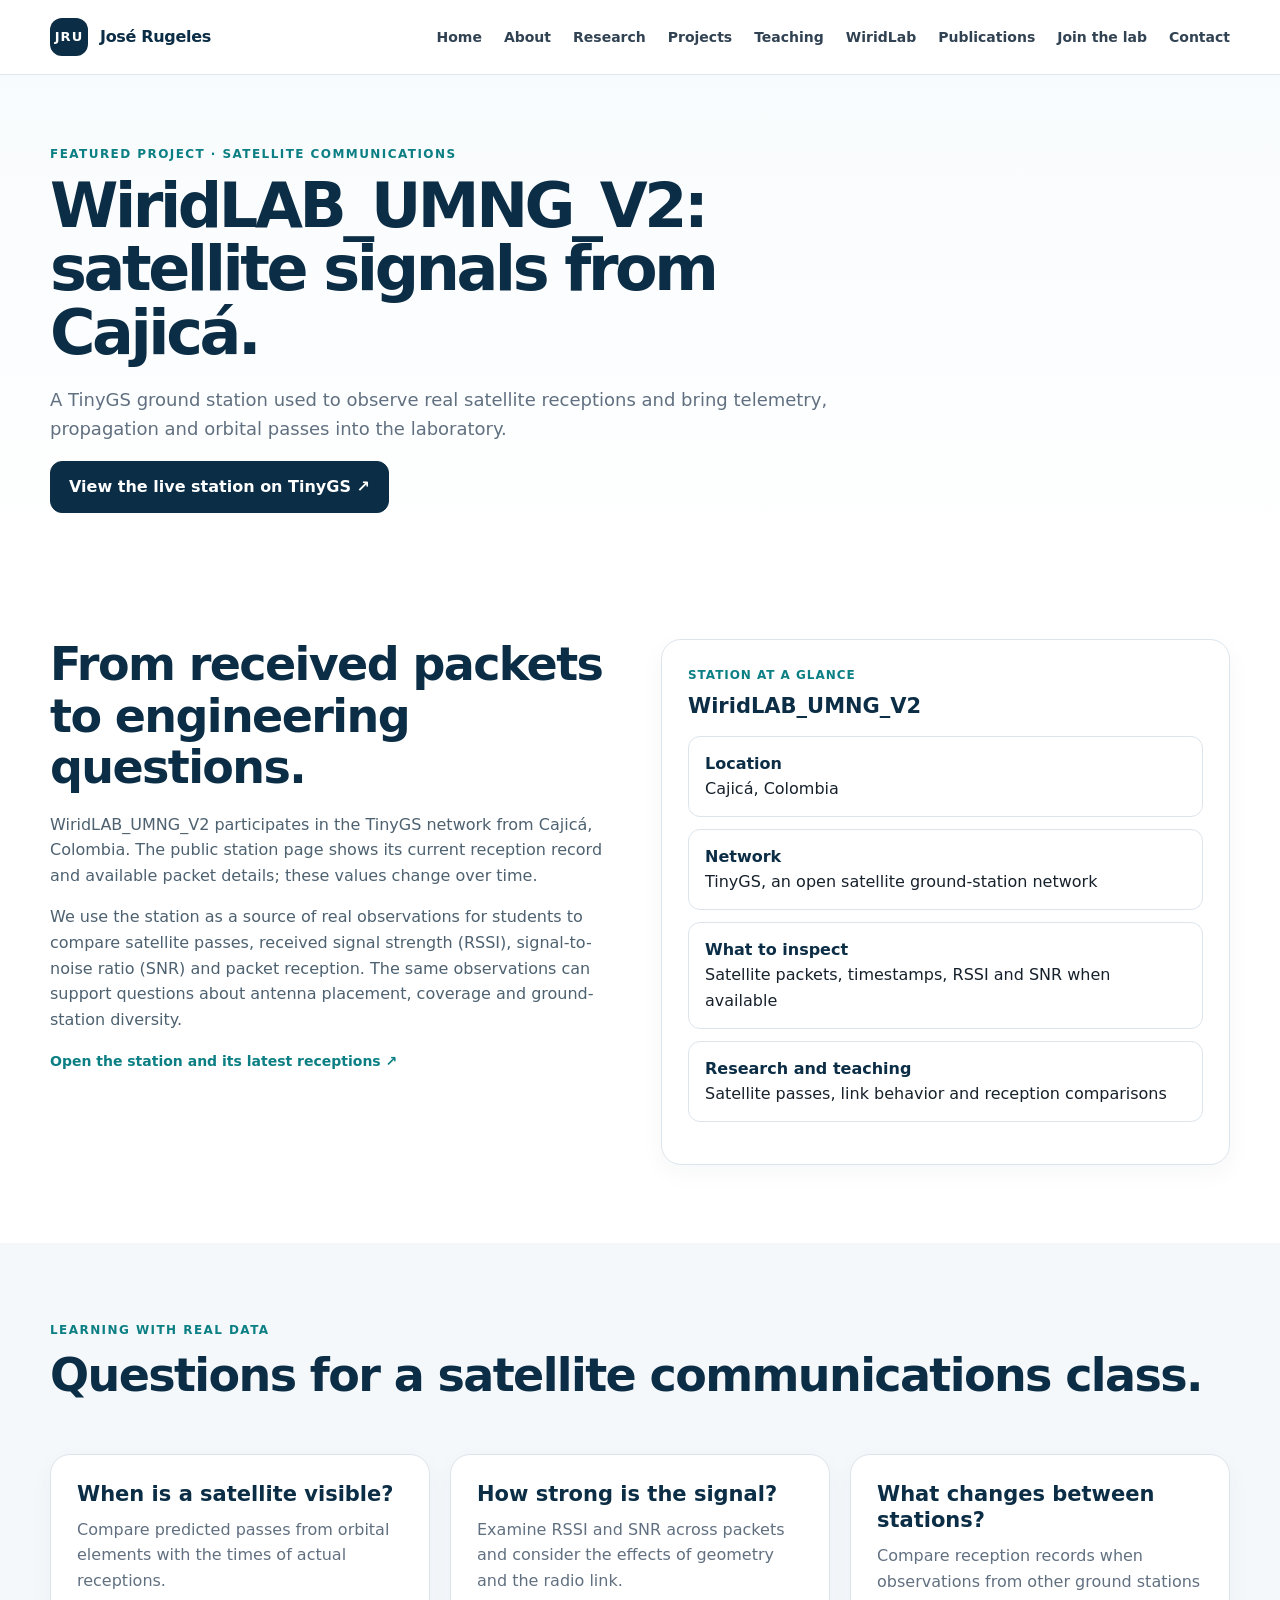
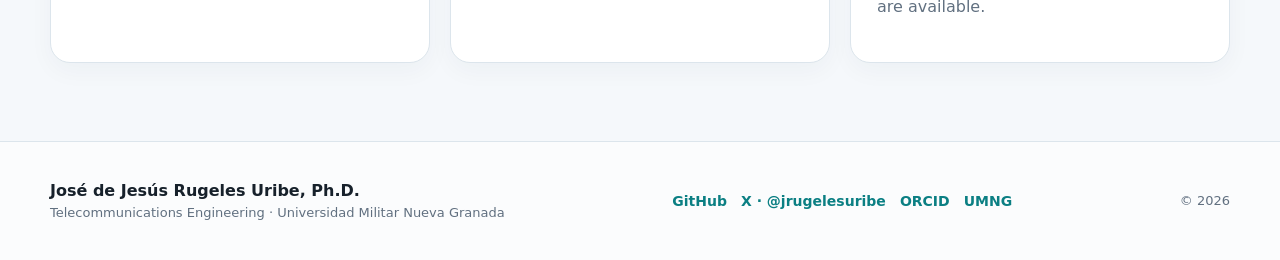
<file: tinygs.html>
<!doctype html><html lang="en"><head><meta charset="utf-8"><meta name="viewport" content="width=device-width,initial-scale=1"><meta name="description" content="Academic website of José de Jesús Rugeles Uribe."><title>Projects · José Rugeles</title><link rel="stylesheet" href="assets/styles.css"></head><body><a class="skip" href="#main">Skip to content</a>
<header class="site-header"><div class="container nav">
<a class="brand" href="index.html"><span class="monogram">JRU</span><span>José Rugeles</span></a>
<button class="menu-btn" aria-label="Open navigation" aria-expanded="false">☰</button>
<nav class="nav-links" aria-label="Main navigation"><a class="" href="index.html">Home</a><a class="" href="about.html">About</a><a class="" href="research.html">Research</a><a class="" href="projects.html">Projects</a><a class="" href="teaching.html">Teaching</a><a class="" href="wiridlab.html">WiridLab</a><a class="" href="publications.html">Publications</a><a class="" href="join.html">Join the lab</a><a class="" href="contact.html">Contact</a></nav>
</div></header><main id="main"><section class="page-hero"><div class="container"><div class="kicker">Featured project · Satellite communications</div><h1>WiridLAB_UMNG_V2: satellite signals from Cajicá.</h1><p>A TinyGS ground station used to observe real satellite receptions and bring telemetry, propagation and orbital passes into the laboratory.</p><a class="btn primary station-link" href="https://app.tinygs.com/station/WiridLAB_UMNG_V2@5273592818" target="_blank" rel="noopener noreferrer">View the live station on TinyGS ↗</a></div></section><section class="section"><div class="container two-col"><div class="copy"><h2>From received packets to engineering questions.</h2><p>WiridLAB_UMNG_V2 participates in the TinyGS network from Cajicá, Colombia. The public station page shows its current reception record and available packet details; these values change over time.</p><p>We use the station as a source of real observations for students to compare satellite passes, received signal strength (RSSI), signal-to-noise ratio (SNR) and packet reception. The same observations can support questions about antenna placement, coverage and ground-station diversity.</p><p><a class="card-link station-link" href="https://app.tinygs.com/station/WiridLAB_UMNG_V2@5273592818" target="_blank" rel="noopener noreferrer">Open the station and its latest receptions ↗</a></p></div><div><div class="card"><div class="meta">Station at a glance</div><h3>WiridLAB_UMNG_V2</h3><ul class="detail-list"><li><strong>Location</strong>Cajicá, Colombia</li><li><strong>Network</strong>TinyGS, an open satellite ground-station network</li><li><strong>What to inspect</strong>Satellite packets, timestamps, RSSI and SNR when available</li><li><strong>Research and teaching</strong>Satellite passes, link behavior and reception comparisons</li></ul></div></div></div></section><section class="section alt"><div class="container"><div class="section-head"><div><div class="kicker">Learning with real data</div><h2>Questions for a satellite communications class.</h2></div></div><div class="grid grid-3"><div class="card"><h3>When is a satellite visible?</h3><p>Compare predicted passes from orbital elements with the times of actual receptions.</p></div><div class="card"><h3>How strong is the signal?</h3><p>Examine RSSI and SNR across packets and consider the effects of geometry and the radio link.</p></div><div class="card"><h3>What changes between stations?</h3><p>Compare reception records when observations from other ground stations are available.</p></div></div></div></section></main><footer class="site-footer"><div class="container footer-grid"><div><strong>José de Jesús Rugeles Uribe, Ph.D.</strong><p>Telecommunications Engineering · Universidad Militar Nueva Granada</p></div><div class="social"><a href="https://github.com/jrugeles" target="_blank" rel="noopener">GitHub</a><a href="https://x.com/jrugelesuribe" target="_blank" rel="noopener noreferrer">X · @jrugelesuribe</a><a href="https://orcid.org/0000-0003-4235-8580" target="_blank" rel="noopener">ORCID</a><a href="https://www.umng.edu.co/programa/ingenieria-en-telecomunicaciones/" target="_blank" rel="noopener">UMNG</a></div><p>© <span data-year></span></p></div></footer><script src="assets/script.js"></script></body></html>
</file>
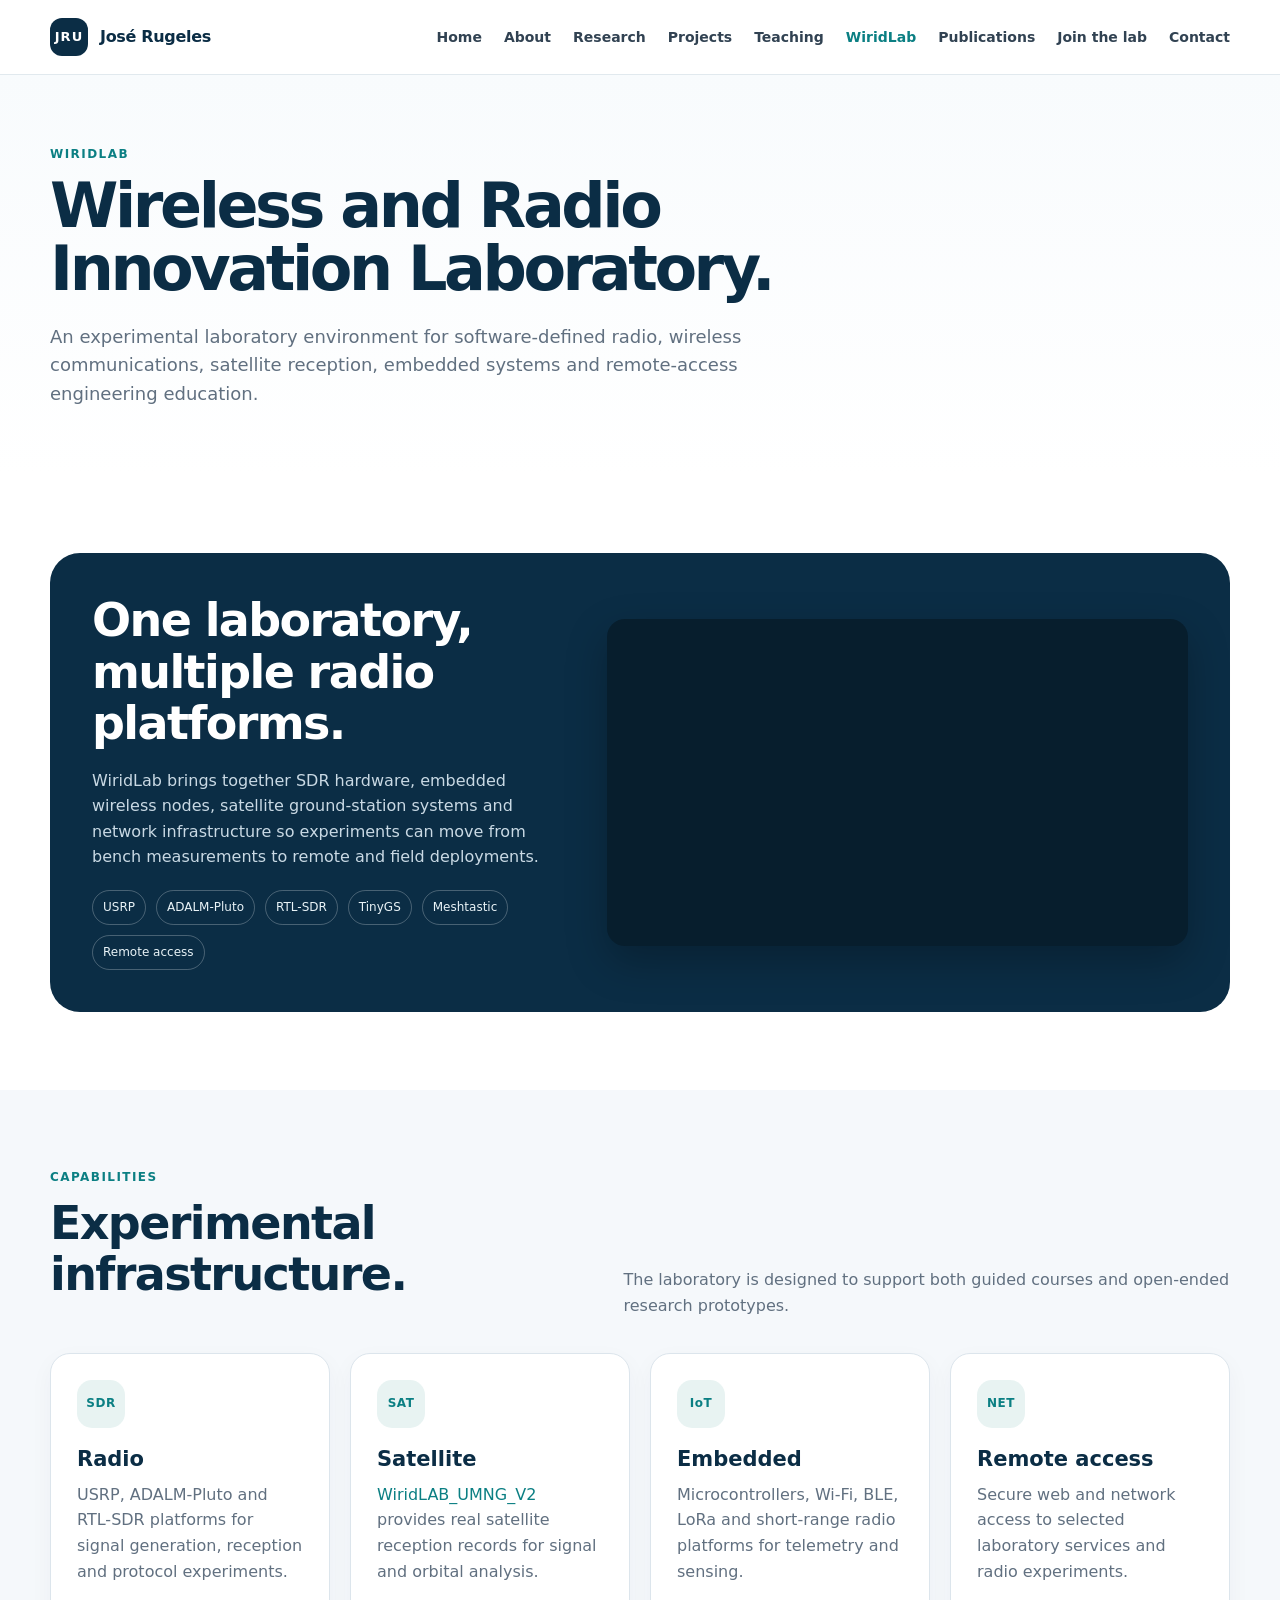
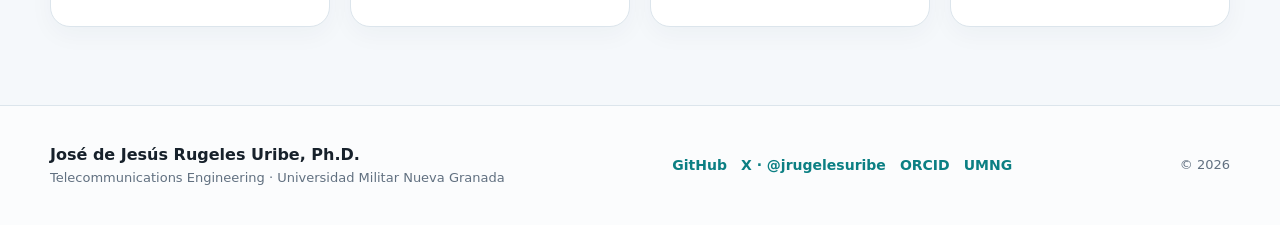
<file: wiridlab.html>
<!doctype html><html lang="en"><head><meta charset="utf-8"><meta name="viewport" content="width=device-width,initial-scale=1"><meta name="description" content="Academic website of José de Jesús Rugeles Uribe."><title>WiridLab · José Rugeles</title><link rel="stylesheet" href="assets/styles.css"></head><body><a class="skip" href="#main">Skip to content</a>
<header class="site-header"><div class="container nav">
<a class="brand" href="index.html"><span class="monogram">JRU</span><span>José Rugeles</span></a>
<button class="menu-btn" aria-label="Open navigation" aria-expanded="false">☰</button>
<nav class="nav-links" aria-label="Main navigation"><a class="" href="index.html">Home</a><a class="" href="about.html">About</a><a class="" href="research.html">Research</a><a class="" href="projects.html">Projects</a><a class="" href="teaching.html">Teaching</a><a class="active" href="wiridlab.html">WiridLab</a><a class="" href="publications.html">Publications</a><a class="" href="join.html">Join the lab</a><a class="" href="contact.html">Contact</a></nav>
</div></header><main id="main"><section class="page-hero"><div class="container"><div class="kicker">WiridLab</div><h1>Wireless and Radio Innovation Laboratory.</h1><p>An experimental laboratory environment for software-defined radio, wireless communications, satellite reception, embedded systems and remote-access engineering education.</p></div></section><section class="section"><div class="container lab-band"><div><h2>One laboratory, multiple radio platforms.</h2><p>WiridLab brings together SDR hardware, embedded wireless nodes, satellite ground-station systems and network infrastructure so experiments can move from bench measurements to remote and field deployments.</p><div class="pill-list"><span class="pill">USRP</span><span class="pill">ADALM-Pluto</span><span class="pill">RTL-SDR</span><span class="pill">TinyGS</span><span class="pill">Meshtastic</span><span class="pill">Remote access</span></div></div><div class="video"><iframe src="https://www.youtube-nocookie.com/embed/QmMsHh2ChDc" title="WiridLab laboratory video" loading="lazy" allowfullscreen></iframe></div></div></section><section class="section alt"><div class="container"><div class="section-head"><div><div class="kicker">Capabilities</div><h2>Experimental infrastructure.</h2></div><p>The laboratory is designed to support both guided courses and open-ended research prototypes.</p></div><div class="grid grid-4"><div class="card"><div class="icon">SDR</div><h3>Radio</h3><p>USRP, ADALM-Pluto and RTL-SDR platforms for signal generation, reception and protocol experiments.</p></div><div class="card"><div class="icon">SAT</div><h3>Satellite</h3><p><a href="tinygs.html">WiridLAB_UMNG_V2</a> provides real satellite reception records for signal and orbital analysis.</p></div><div class="card"><div class="icon">IoT</div><h3>Embedded</h3><p>Microcontrollers, Wi-Fi, BLE, LoRa and short-range radio platforms for telemetry and sensing.</p></div><div class="card"><div class="icon">NET</div><h3>Remote access</h3><p>Secure web and network access to selected laboratory services and radio experiments.</p></div></div></div></section></main><footer class="site-footer"><div class="container footer-grid"><div><strong>José de Jesús Rugeles Uribe, Ph.D.</strong><p>Telecommunications Engineering · Universidad Militar Nueva Granada</p></div><div class="social"><a href="https://github.com/jrugeles" target="_blank" rel="noopener">GitHub</a><a href="https://x.com/jrugelesuribe" target="_blank" rel="noopener noreferrer">X · @jrugelesuribe</a><a href="https://orcid.org/0000-0003-4235-8580" target="_blank" rel="noopener">ORCID</a><a href="https://www.umng.edu.co/programa/ingenieria-en-telecomunicaciones/" target="_blank" rel="noopener">UMNG</a></div><p>© <span data-year></span></p></div></footer><script src="assets/script.js"></script></body></html>
</file>
<file: assets/styles.css>
:root{
  --bg:#ffffff; --surface:#f5f8fb; --surface2:#eef4f8; --text:#17212b; --muted:#617080;
  --navy:#0b2d45; --navy2:#123f5d; --teal:#0b7f83; --line:#dce5ec; --warm:#e8f3f2;
  --shadow:0 18px 50px rgba(11,45,69,.10); --radius:20px; --max:1180px;
}
*{box-sizing:border-box}
html{scroll-behavior:smooth}
body{margin:0;font-family:Inter,ui-sans-serif,system-ui,-apple-system,BlinkMacSystemFont,"Segoe UI",sans-serif;color:var(--text);background:var(--bg);line-height:1.6}
a{color:var(--teal);text-decoration:none} a:hover{text-decoration:underline}
img{max-width:100%;display:block}
.container{width:min(calc(100% - 40px),var(--max));margin:auto}
.skip{position:absolute;left:-9999px}.skip:focus{left:16px;top:16px;background:white;padding:10px 14px;z-index:1000;border-radius:8px}
.site-header{position:sticky;top:0;z-index:50;background:rgba(255,255,255,.95);backdrop-filter:blur(12px);border-bottom:1px solid rgba(220,229,236,.85)}
.nav{height:74px;display:flex;align-items:center;justify-content:space-between;gap:24px}
.brand{display:flex;align-items:center;gap:12px;color:var(--navy);font-weight:800;letter-spacing:-.02em}
.brand:hover{text-decoration:none}.monogram{width:38px;height:38px;border-radius:12px;background:var(--navy);color:white;display:grid;place-items:center;font-size:13px;letter-spacing:.08em}
.nav-links{display:flex;gap:22px;align-items:center;font-size:14px;font-weight:650}.nav-links a{color:#314252}.nav-links a.active,.nav-links a:hover{color:var(--teal);text-decoration:none}
.menu-btn{display:none;background:none;border:0;font-size:26px;color:var(--navy);cursor:pointer}
.hero{padding:86px 0 70px;background:linear-gradient(180deg,#fff 0%,#f8fbfd 100%)}
.hero-grid{display:grid;grid-template-columns:1.25fr .75fr;align-items:center;gap:70px}.eyebrow{text-transform:uppercase;letter-spacing:.14em;color:var(--teal);font-size:12px;font-weight:800;margin:0 0 16px}
h1{font-size:clamp(42px,6vw,72px);line-height:1.02;letter-spacing:-.055em;color:var(--navy);margin:0 0 22px;max-width:900px}h2{font-size:clamp(30px,4vw,46px);line-height:1.12;letter-spacing:-.035em;color:var(--navy);margin:0 0 18px}h3{font-size:21px;line-height:1.25;color:var(--navy);margin:0 0 10px}
.lead{font-size:20px;color:#4d6170;max-width:760px;margin:0 0 30px}.hero-actions{display:flex;gap:12px;flex-wrap:wrap}.btn{display:inline-flex;align-items:center;justify-content:center;gap:8px;padding:12px 18px;border-radius:12px;font-weight:750;border:1px solid var(--navy);transition:.18s ease}.btn:hover{text-decoration:none;transform:translateY(-1px)}.btn.primary{background:var(--navy);color:white}.btn.secondary{color:var(--navy);background:white}.btn.teal{background:var(--teal);border-color:var(--teal);color:white}
.profile-card{background:white;border:1px solid var(--line);border-radius:28px;padding:22px;box-shadow:var(--shadow);position:relative;overflow:hidden}.profile-card:before{content:"";position:absolute;width:180px;height:180px;border-radius:50%;background:var(--warm);right:-70px;top:-70px}.profile-photo{aspect-ratio:1/1;border-radius:21px;object-fit:cover;width:100%;position:relative;background:var(--surface2)}.profile-meta{padding:18px 4px 4px;position:relative}.profile-meta strong{display:block;color:var(--navy);font-size:21px}.profile-meta span{color:var(--muted)}
.badges{display:flex;gap:8px;flex-wrap:wrap;margin-top:18px}.badge{font-size:12px;font-weight:700;color:var(--navy);background:var(--surface2);padding:7px 10px;border-radius:999px}
.section{padding:78px 0}.section.alt{background:var(--surface)}.section-head{display:flex;justify-content:space-between;align-items:end;gap:30px;margin-bottom:34px}.section-head p{max-width:640px;color:var(--muted);margin:0}.kicker{color:var(--teal);font-weight:800;text-transform:uppercase;letter-spacing:.12em;font-size:12px;margin-bottom:10px}
.grid{display:grid;gap:20px}.grid-4{grid-template-columns:repeat(4,1fr)}.grid-3{grid-template-columns:repeat(3,1fr)}.grid-2{grid-template-columns:repeat(2,1fr)}
.card{background:white;border:1px solid var(--line);border-radius:var(--radius);padding:26px;box-shadow:0 8px 24px rgba(11,45,69,.04)}.card p{color:var(--muted);margin:0 0 16px}.icon{width:48px;height:48px;border-radius:15px;background:var(--warm);color:var(--teal);display:grid;place-items:center;font-weight:900;font-size:12px;letter-spacing:.04em;margin-bottom:18px}.card-link{font-weight:800;font-size:14px}.meta{color:var(--teal);font-size:12px;font-weight:800;text-transform:uppercase;letter-spacing:.08em;margin-bottom:8px}
.lab-band{background:var(--navy);color:white;border-radius:30px;padding:42px;display:grid;grid-template-columns:.9fr 1.1fr;gap:40px;align-items:center}.lab-band h2,.lab-band h3{color:white}.lab-band p{color:#c9d9e4}.lab-band .btn.secondary{border-color:white;background:transparent;color:white}.video{position:relative;padding-top:56.25%;overflow:hidden;border-radius:18px;background:#071e2d;box-shadow:0 16px 40px rgba(0,0,0,.25)}.video iframe{position:absolute;inset:0;width:100%;height:100%;border:0}
.pill-list{display:flex;gap:10px;flex-wrap:wrap;margin-top:20px}.pill{border:1px solid rgba(255,255,255,.25);border-radius:999px;padding:7px 10px;font-size:12px;color:#e9f3f7}
.pub{display:grid;grid-template-columns:90px 1fr;gap:22px;align-items:start}.pub-year{font-size:22px;font-weight:850;color:var(--teal)}.pub h3{font-size:20px}.pub .authors{color:#536574;font-size:14px}.pub .venue{font-weight:700;color:var(--navy);font-size:14px}
.page-hero{padding:70px 0 48px;background:linear-gradient(180deg,#f8fbfd,#fff)}.page-hero h1{font-size:clamp(40px,5vw,62px);max-width:850px}.page-hero p{max-width:780px;color:var(--muted);font-size:18px}
.two-col{display:grid;grid-template-columns:1fr 1fr;gap:42px;align-items:start}.copy p{color:#4d6170}.copy ul{padding-left:20px;color:#4d6170}.callout{border-left:4px solid var(--teal);background:var(--surface);padding:22px 24px;border-radius:0 16px 16px 0;color:#435865}
.timeline{display:grid;gap:14px}.timeline-item{display:grid;grid-template-columns:130px 1fr;gap:20px;padding:18px 0;border-bottom:1px solid var(--line)}.timeline-item .label{font-weight:800;color:var(--teal)}
.project-card{display:flex;flex-direction:column;min-height:280px}.project-card .tags{display:flex;gap:7px;flex-wrap:wrap;margin-top:auto;padding-top:16px}.tag{font-size:11px;font-weight:800;background:var(--surface2);color:#496171;padding:6px 8px;border-radius:8px}
.repo-list{display:grid;gap:10px}.repo{display:flex;justify-content:space-between;gap:16px;padding:15px 0;border-bottom:1px solid var(--line)}.repo span{color:var(--muted);font-size:14px}
.contact-grid{display:grid;grid-template-columns:.8fr 1.2fr;gap:36px}.form{display:grid;gap:16px}.field{display:grid;gap:7px}.field label{font-size:13px;font-weight:800;color:var(--navy)}input,textarea{width:100%;border:1px solid #ccd8e0;border-radius:11px;padding:13px 14px;font:inherit;background:white;color:var(--text)}textarea{min-height:150px;resize:vertical}input:focus,textarea:focus{outline:3px solid rgba(11,127,131,.14);border-color:var(--teal)}.form-note{font-size:13px;color:var(--muted)}
.site-footer{padding:36px 0;border-top:1px solid var(--line);background:#fbfcfd}.footer-grid{display:flex;justify-content:space-between;align-items:center;gap:24px}.footer-grid p{margin:0;color:var(--muted);font-size:13px}.social{display:flex;gap:14px;font-weight:700;font-size:14px}
.small{font-size:13px;color:var(--muted)}.center{text-align:center}.spacer{height:10px}
@media(max-width:980px){.hero-grid,.lab-band,.two-col,.contact-grid{grid-template-columns:1fr}.profile-card{max-width:520px}.grid-4{grid-template-columns:repeat(2,1fr)}.grid-3{grid-template-columns:repeat(2,1fr)}.hero{padding-top:56px}.lab-band{padding:30px}.section-head{align-items:start;flex-direction:column}}
@media(max-width:720px){.container{width:min(calc(100% - 28px),var(--max))}.nav{height:66px}.menu-btn{display:block}.nav-links{display:none;position:absolute;left:14px;right:14px;top:66px;background:white;border:1px solid var(--line);border-radius:16px;padding:18px;box-shadow:var(--shadow);flex-direction:column;align-items:stretch}.nav-links.open{display:flex}.grid-4,.grid-3,.grid-2{grid-template-columns:1fr}.hero{padding:46px 0 54px}.hero-grid{gap:36px}.section{padding:58px 0}.pub{grid-template-columns:1fr;gap:4px}.timeline-item{grid-template-columns:1fr;gap:4px}.footer-grid{align-items:flex-start;flex-direction:column}.lab-band{border-radius:20px;padding:24px}h1{font-size:44px}.lead{font-size:18px}}

.featured-project{border-color:#85c6c4;background:linear-gradient(145deg,#ffffff,#edf8f7)}.featured-project .card-link{margin-top:4px}.station-link{overflow-wrap:anywhere}.detail-list{display:grid;gap:12px;padding:0;list-style:none}.detail-list li{padding:14px 16px;border:1px solid var(--line);border-radius:12px;background:#fff}.detail-list strong{display:block;color:var(--navy)}

.recruitment-band{display:flex;align-items:center;justify-content:space-between;gap:28px;padding:34px;border-radius:24px;background:#e8f3f2}.recruitment-band h2{max-width:680px}.recruitment-band p{max-width:620px;color:var(--muted)}select{width:100%;border:1px solid #ccd8e0;border-radius:11px;padding:13px 14px;font:inherit;background:white;color:var(--text)}.consent{display:flex;gap:10px;align-items:flex-start;font-size:13px;color:var(--muted)}.consent input{width:auto;margin-top:4px}.form button:disabled{opacity:.55;cursor:not-allowed;transform:none}@media(max-width:980px){.recruitment-band{flex-direction:column;align-items:flex-start}}
</file>
